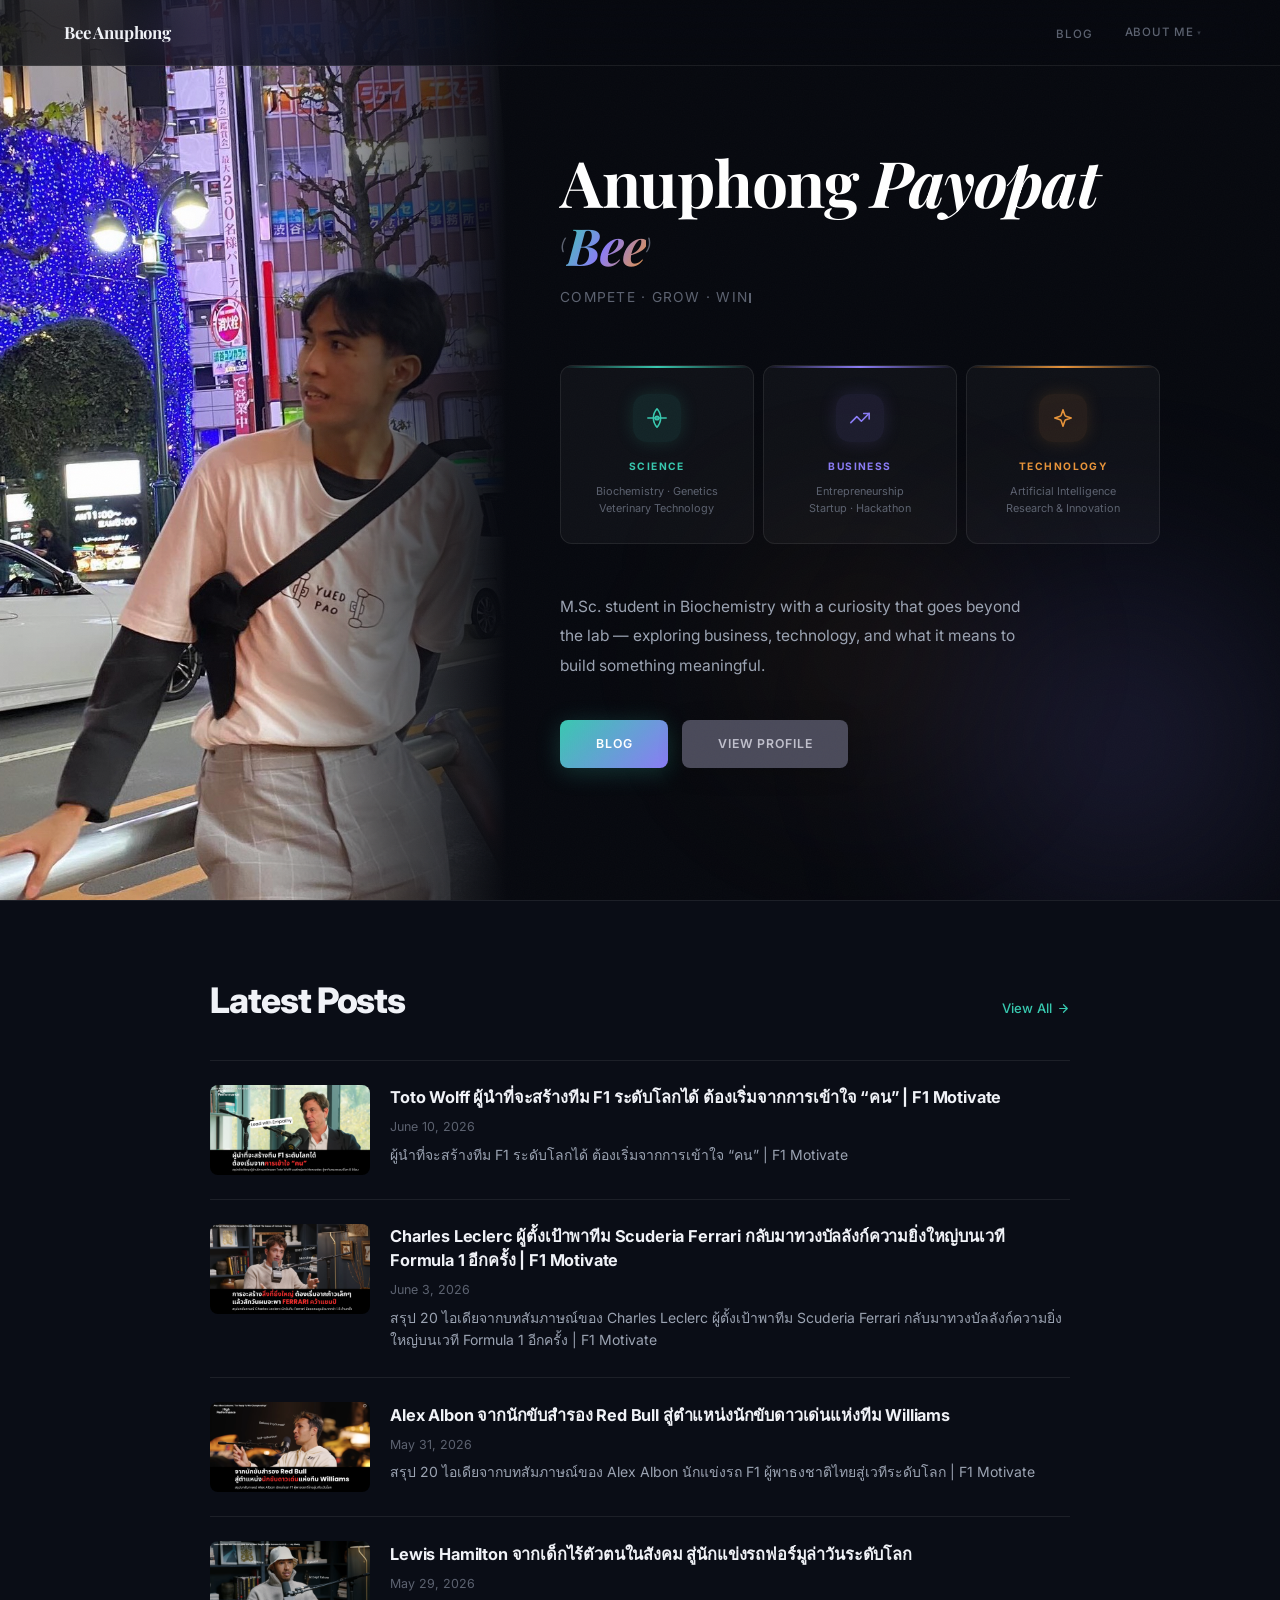
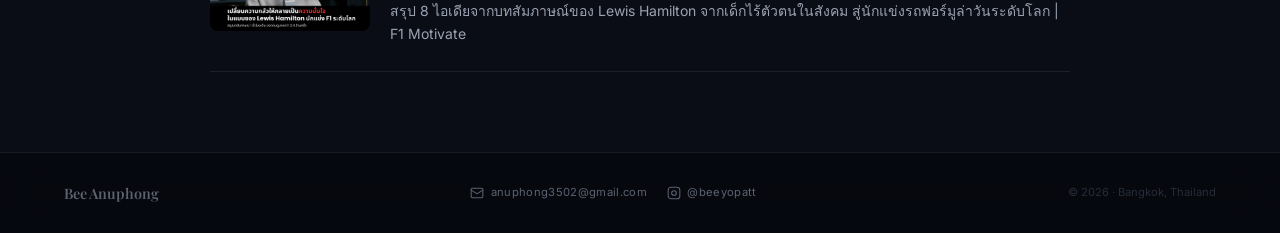
<file: index.html>
<!DOCTYPE html>
<html lang="en">
<head>
<meta charset="UTF-8">
<!-- Google Analytics -->
<script async src="https://www.googletagmanager.com/gtag/js?id=G-67B4YF0RKX"></script>
<script>
  window.dataLayer = window.dataLayer || [];
  function gtag(){dataLayer.push(arguments);}
  gtag('js', new Date());
  gtag('config', 'G-67B4YF0RKX');
</script>
<meta name="build" content="v3">
<meta name="viewport" content="width=device-width, initial-scale=1.0">
<title>Bee Anuphong (อนุพงศ์ พาโยพัด) — Science · Business · Technology</title>
<link rel="icon" type="image/svg+xml" href="favicon.svg">
<meta name="description" content="Bee Anuphong (อนุพงศ์ พาโยพัด) — M.Sc. Biochemistry candidate at Kasetsart University. Researcher, entrepreneur, and lifelong learner at the intersection of Science, Business, and Technology.">
<meta name="author" content="Bee Anuphong">
<meta name="keywords" content="Bee Anuphong Payopat, อนุพงศ์ พาโยพัด, Biochemistry, Kasetsart University, Veterinary Technology, มหาวิทยาลัยเกษตรศาสตร์, ชีวเคมี">

<!-- Open Graph -->
<meta property="og:type" content="profile">
<meta property="og:title" content="Bee Anuphong (อนุพงศ์ พาโยพัด) — Science · Business · Technology">
<meta property="og:description" content="Researcher and entrepreneur with a background in life sciences, strategic business, and emerging technology. International experience at The University of Tokyo.">
<meta property="og:image" content="https://beeanuphong.com/images/profile.png">
<meta property="og:url" content="https://beeanuphong.com/">
<meta property="og:locale" content="en_US">
<meta property="og:locale:alternate" content="th_TH">

<!-- Twitter Card -->
<meta name="twitter:card" content="summary_large_image">
<meta name="twitter:title" content="Bee Anuphong (อนุพงศ์ พาโยพัด) — Science · Business · Technology">
<meta name="twitter:description" content="Researcher and entrepreneur with a background in life sciences, strategic business, and emerging technology.">
<meta name="twitter:image" content="https://beeanuphong.com/images/profile.png">

<link rel="canonical" href="https://beeanuphong.com/">
<link rel="alternate" hreflang="en" href="https://beeanuphong.com/">
<link rel="alternate" hreflang="x-default" href="https://beeanuphong.com/">
<link rel="preload" as="image" href="images/profile.jpg" fetchpriority="high">

<!-- Structured Data -->
<script type="application/ld+json">
[
  {
    "@context": "https://schema.org",
    "@type": "Person",
    "name": "Bee Anuphong Payopat",
    "alternateName": ["อนุพงศ์ พาโยพัด", "Anuphong Payopat", "Bee Anuphong"],
    "url": "https://beeanuphong.com/",
    "image": "https://beeanuphong.com/images/profile.png",
    "jobTitle": "M.Sc. Biochemistry Candidate & Researcher",
    "description": "M.Sc. Biochemistry candidate at Kasetsart University. Researcher, entrepreneur, and lifelong learner at the intersection of Science, Business, and Technology.",
    "affiliation": {
      "@type": "CollegeOrUniversity",
      "name": "Kasetsart University",
      "alternateName": "มหาวิทยาลัยเกษตรศาสตร์"
    },
    "alumniOf": [
      {
        "@type": "CollegeOrUniversity",
        "name": "Kasetsart University",
        "alternateName": "มหาวิทยาลัยเกษตรศาสตร์"
      },
      {
        "@type": "CollegeOrUniversity",
        "name": "The University of Tokyo"
      }
    ],
    "knowsAbout": ["Biochemistry", "Veterinary Technology", "Entrepreneurship", "Life Sciences", "Business Strategy", "Technology"],
    "sameAs": [
      "https://www.linkedin.com/in/anuphong-payopat",
      "https://www.instagram.com/beeyopatt"
    ]
  },
  {
    "@context": "https://schema.org",
    "@type": "WebSite",
    "name": "Bee Anuphong",
    "url": "https://beeanuphong.com/",
    "description": "Portfolio and blog by Bee Anuphong — Science, Business, and Technology.",
    "author": {
      "@type": "Person",
      "name": "Bee Anuphong Payopat"
    },
    "inLanguage": ["en", "th"]
  }
]
</script>

<link rel="preconnect" href="https://fonts.googleapis.com">
<link rel="preconnect" href="https://fonts.gstatic.com" crossorigin>
<link href="https://fonts.googleapis.com/css2?family=Playfair+Display:ital,wght@0,600;0,700;1,600&family=Inter:wght@300;400;500;600;700&display=swap" rel="stylesheet">
<link rel="stylesheet" href="style.css">
<style>
/* ── Latest Posts section ── */
#latest-posts {
  padding: 5rem 2rem 5rem;
  background: var(--bg2);
  border-top: 1px solid var(--gb);
}
.lp-wrap {
  max-width: 860px;
  margin: 0 auto;
}
.lp-header {
  display: flex;
  align-items: baseline;
  justify-content: space-between;
  margin-bottom: 2.5rem;
  gap: 1rem;
}
.lp-title {
  font-family: var(--sans);
  font-size: clamp(1.6rem, 4vw, 2.2rem);
  font-weight: 800;
  color: var(--text);
  letter-spacing: -0.03em;
  line-height: 1.1;
}
.lp-view-all {
  font-family: var(--sans);
  font-size: 0.82rem;
  font-weight: 500;
  color: var(--teal);
  text-decoration: none;
  white-space: nowrap;
  display: flex;
  align-items: center;
  gap: 0.3rem;
  transition: opacity 0.2s;
}
.lp-view-all:hover { opacity: 0.75; }
.lp-list {
  display: flex;
  flex-direction: column;
  gap: 0;
}
.lp-item {
  display: flex;
  gap: 1.25rem;
  padding: 1.5rem 0;
  border-bottom: 1px solid var(--gb);
  text-decoration: none;
  color: inherit;
  transition: opacity 0.2s;
}
.lp-item:first-child { border-top: 1px solid var(--gb); }
.lp-item:hover { opacity: 0.8; }
.lp-thumb {
  flex-shrink: 0;
  width: 160px;
  height: 90px;
  border-radius: var(--rs);
  overflow: hidden;
  background: var(--glass2);
}
.lp-thumb img {
  width: 100%;
  height: 100%;
  object-fit: cover;
  object-position: center;
  display: block;
  transition: transform 0.35s ease;
}
.lp-item:hover .lp-thumb img { transform: scale(1.05); }
.lp-thumb-empty {
  width: 100%;
  height: 100%;
  display: flex;
  align-items: center;
  justify-content: center;
  color: var(--muted);
}
.lp-content {
  flex: 1;
  min-width: 0;
  display: flex;
  flex-direction: column;
  gap: 0.4rem;
  padding: 0.1rem 0;
}
.lp-item-title {
  font-family: var(--sans);
  font-size: 1.02rem;
  font-weight: 700;
  color: var(--text);
  line-height: 1.45;
  letter-spacing: -0.01em;
  transition: color 0.2s;
}
.lp-item:hover .lp-item-title { color: var(--teal); }
.lp-item-date {
  font-size: 0.78rem;
  color: var(--muted);
}
.lp-item-excerpt {
  font-size: 0.875rem;
  color: var(--sub);
  line-height: 1.6;
  display: -webkit-box;
  -webkit-line-clamp: 2;
  -webkit-box-orient: vertical;
  overflow: hidden;
}
@media (max-width: 600px) {
  .lp-thumb { width: 100px; height: 75px; }
  .lp-item { gap: 1rem; padding: 1.25rem 0; }
  .lp-item-excerpt { display: none; }
}
</style>

</head>
<body>

<!-- BACK TO TOP -->
<button id="back-to-top" onclick="window.scrollTo({top:0,behavior:'smooth'})" aria-label="Back to top">↑</button>

<!-- SCROLL PROGRESS -->
<div id="scroll-progress"></div>

<!-- NAV -->
<nav>
  <a href="index.html" class="nav-brand">Bee Anuphong</a>
  <ul class="nav-menu">
    <li><a href="blog.html">Blog</a></li>
    <li class="nav-has-dropdown">
      <a href="about.html">About Me</a>
      <ul class="nav-dropdown">
        <li><a href="about.html#profile">Profile</a></li>
        <li><a href="about.html#experience">Experience</a></li>
        <li><a href="about.html#volunteering">Activities</a></li>
        <li><a href="about.html#education">Education</a></li>
        <li><a href="about.html#certifications">Certifications</a></li>
        <li><a href="about.html#contact">Contact</a></li>
      </ul>
    </li>
  </ul>
  <button class="nav-hamburger" id="hamburger" aria-label="Toggle menu">
    <span></span><span></span><span></span>
  </button>
</nav>

<!-- MOBILE DRAWER -->
<nav class="nav-drawer" id="drawer">
  <a href="blog.html">Blog</a>
  <div class="drawer-divider"><span>About Me</span></div>
  <a href="about.html#profile" class="drawer-sub">Profile</a>
  <a href="about.html#experience" class="drawer-sub">Experience</a>
  <a href="about.html#volunteering" class="drawer-sub">Activities</a>
  <a href="about.html#education" class="drawer-sub">Education</a>
  <a href="about.html#certifications" class="drawer-sub">Certifications</a>
  <a href="about.html#contact" class="drawer-sub">Contact</a>
</nav>

<!-- HERO -->
<section class="hero" id="home">
  <div class="orb orb-1"></div>
  <div class="orb orb-2"></div>
  <div class="orb orb-3"></div>
  <!-- Photo fills left side -->
  <div class="hero-photo-col">
    <img src="images/profile.jpg" alt="Anuphong Payopat" fetchpriority="high" loading="eager">
  </div>

  <div class="hero-layout">
    <div class="hero-text-col">
<h1 class="hero-name">Anuphong <em>Payopat</em></h1>
      <p class="hero-nickname">(<span>Bee</span>)</p>
      <p class="hero-tagline" id="hero-tagline">Compete · Grow · Win</p>
      <div class="pillars">
        <div class="pillar p-sci">
          <div class="pillar-icon-wrap">
            <svg viewBox="0 0 24 24" fill="none" stroke="currentColor" stroke-width="1.7" stroke-linecap="round" stroke-linejoin="round">
              <circle cx="12" cy="12" r="2"/>
              <path d="M12 2a15.3 15.3 0 0 1 4 10 15.3 15.3 0 0 1-4 10 15.3 15.3 0 0 1-4-10 15.3 15.3 0 0 1 4-10z"/>
              <path d="M2 12h20"/>
            </svg>
          </div>
          <div class="pillar-name">Science</div>
          <div class="pillar-desc">Biochemistry · Genetics<br>Veterinary Technology</div>
        </div>
        <div class="pillar p-biz">
          <div class="pillar-icon-wrap">
            <svg viewBox="0 0 24 24" fill="none" stroke="currentColor" stroke-width="1.7" stroke-linecap="round" stroke-linejoin="round">
              <polyline points="22 7 13.5 15.5 8.5 10.5 2 17"/>
              <polyline points="16 7 22 7 22 13"/>
            </svg>
          </div>
          <div class="pillar-name">Business</div>
          <div class="pillar-desc">Entrepreneurship<br>Startup · Hackathon</div>
        </div>
        <div class="pillar p-tech">
          <div class="pillar-icon-wrap">
            <svg viewBox="0 0 24 24" fill="none" stroke="currentColor" stroke-width="1.7" stroke-linecap="round" stroke-linejoin="round">
              <path d="m12 3-1.912 5.813a2 2 0 0 1-1.275 1.275L3 12l5.813 1.912a2 2 0 0 1 1.275 1.275L12 21l1.912-5.813a2 2 0 0 1 1.275-1.275L21 12l-5.813-1.912a2 2 0 0 1-1.275-1.275L12 3Z"/>
            </svg>
          </div>
          <div class="pillar-name">Technology</div>
          <div class="pillar-desc">Artificial Intelligence<br>Research &amp; Innovation</div>
        </div>
      </div>
      <p class="hero-bio">M.Sc. student in Biochemistry with a curiosity that goes beyond the lab — exploring business, technology, and what it means to build something meaningful.</p>
      <div class="hero-actions">
        <a href="blog.html" class="btn btn-solid">Blog</a>
        <a href="about.html" class="btn btn-muted">View Profile</a>
      </div>
    </div>
  </div>
</section>

<!-- LATEST POSTS -->
<section id="latest-posts">
  <div class="lp-wrap">
    <div class="lp-header">
      <h2 class="lp-title">Latest Posts</h2>
      <a href="blog.html" class="lp-view-all">
        View All
        <svg width="13" height="13" viewBox="0 0 24 24" fill="none" stroke="currentColor" stroke-width="2.2" stroke-linecap="round" stroke-linejoin="round"><path d="M5 12h14M12 5l7 7-7 7"/></svg>
      </a>
    </div>
    <div class="lp-list" id="lp-list">
      <div style="color:var(--muted);font-size:0.85rem;padding:2rem 0;display:flex;align-items:center;gap:0.5rem">
        <div style="width:14px;height:14px;border:2px solid var(--dim);border-top-color:var(--sub);border-radius:50%;animation:spin 0.7s linear infinite"></div>
        Loading…
      </div>
    </div>
  </div>
</section>

<footer>
  <div class="f-brand">Bee Anuphong</div>
  <div class="f-social">
    <a href="mailto:anuphong3502@gmail.com">
      <svg width="14" height="14" viewBox="0 0 24 24" fill="none" stroke="currentColor" stroke-width="1.8" stroke-linecap="round" stroke-linejoin="round"><rect x="2" y="4" width="20" height="16" rx="2"/><path d="m22 7-8.97 5.7a1.94 1.94 0 0 1-2.06 0L2 7"/></svg>
      anuphong3502@gmail.com
    </a>
    <a href="https://www.instagram.com/beeyopatt" target="_blank" rel="noopener">
      <svg width="14" height="14" viewBox="0 0 24 24" fill="none" stroke="currentColor" stroke-width="1.8" stroke-linecap="round" stroke-linejoin="round"><rect x="2" y="2" width="20" height="20" rx="5"/><circle cx="12" cy="12" r="4"/><circle cx="17.5" cy="6.5" r="0.5" fill="currentColor" stroke="none"/></svg>
      @beeyopatt
    </a>
  </div>
  <span class="f-copy">© 2026 · Bangkok, Thailand</span>
</footer>

<script src="script.js"></script>
<script>
// Latest Posts
(function () {
  var listEl = document.getElementById('lp-list');

  function escHtml(s) {
    return String(s || '').replace(/&/g,'&amp;').replace(/</g,'&lt;').replace(/>/g,'&gt;');
  }
  function formatDate(iso) {
    if (!iso) return '';
    return new Date(iso).toLocaleDateString('en-US', {year:'numeric',month:'long',day:'numeric'});
  }

  fetch('posts/index.json?v=' + Date.now())
    .then(function(r){ return r.ok ? r.json() : Promise.reject(); })
    .then(function(posts) {
      if (!posts || posts.length === 0) { listEl.innerHTML = ''; return; }
      var items = posts.slice(0, 4);
      listEl.innerHTML = '';
      items.forEach(function(post) {
        var thumbHtml = post.cover
          ? '<div class="lp-thumb"><img src="' + escHtml(post.cover) + '" alt="" loading="lazy"></div>'
          : '<div class="lp-thumb"><div class="lp-thumb-empty"><svg width="28" height="28" viewBox="0 0 24 24" fill="none" stroke="currentColor" stroke-width="1.2"><rect x="3" y="3" width="18" height="18" rx="2"/><circle cx="8.5" cy="8.5" r="1.5"/><path d="m21 15-5-5L5 21"/></svg></div></div>';
        var excerptHtml = post.excerpt
          ? '<p class="lp-item-excerpt">' + escHtml(post.excerpt) + '</p>'
          : '';
        var a = document.createElement('a');
        a.className = 'lp-item';
        a.href = post.slug ? 'blog/' + post.slug + '/' : 'posts/' + post.id + '.html';
        a.innerHTML =
          thumbHtml +
          '<div class="lp-content">' +
            '<div class="lp-item-title">' + escHtml(post.title || 'Untitled') + '</div>' +
            '<time class="lp-item-date">' + formatDate(post.created_at) + '</time>' +
            excerptHtml +
          '</div>';
        listEl.appendChild(a);
      });
    })
    .catch(function(){ listEl.innerHTML = ''; });
})();
</script>
<script>

  // Typewriter animation for hero tagline
  const tgEl = document.getElementById('hero-tagline');
  if (tgEl) {
    const text = tgEl.textContent.trim();
    tgEl.textContent = '';
    const cur = document.createElement('span');
    cur.className = 'hero-cursor';
    tgEl.appendChild(cur);
    let i = 0;
    setTimeout(() => {
      const iv = setInterval(() => {
        if (i < text.length) {
          tgEl.insertBefore(document.createTextNode(text[i++]), cur);
        } else {
          clearInterval(iv);
          setTimeout(() => {
            cur.style.transition = 'opacity 0.5s';
            cur.style.opacity = '0';
            setTimeout(() => cur.remove(), 500);
          }, 2000);
        }
      }, 42);
    }, 500);
  }
</script>
</body>
</html>
</file>
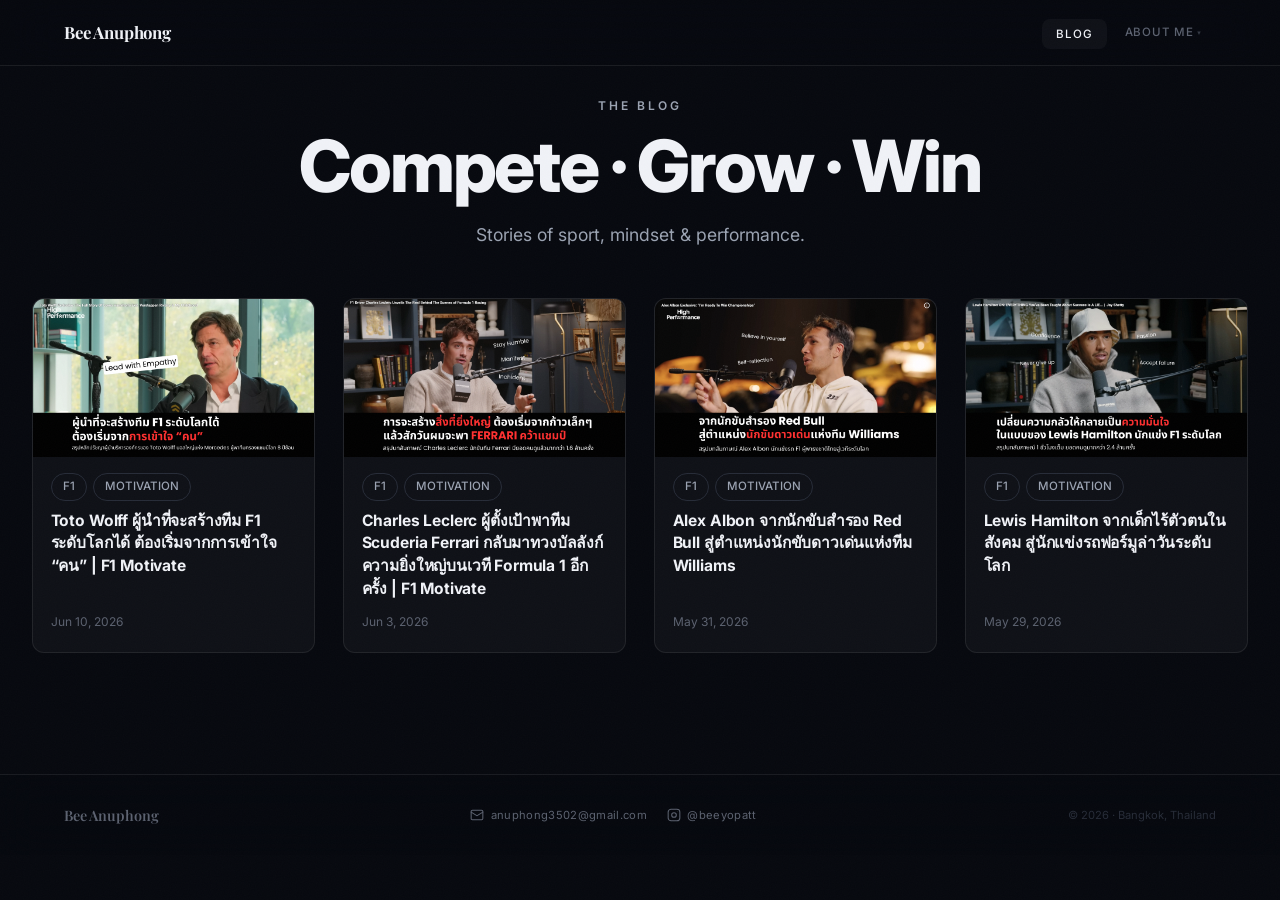
<file: blog.html>
<!DOCTYPE html>
<html lang="en">
<head>
<meta charset="UTF-8">
<!-- Google Analytics -->
<script async src="https://www.googletagmanager.com/gtag/js?id=G-67B4YF0RKX"></script>
<script>
  window.dataLayer = window.dataLayer || [];
  function gtag(){dataLayer.push(arguments);}
  gtag('js', new Date());
  gtag('config', 'G-67B4YF0RKX');
</script>
<meta name="build" content="v4">
<meta name="viewport" content="width=device-width, initial-scale=1.0">
<title>Blog — Bee Anuphong</title>
<link rel="icon" type="image/svg+xml" href="favicon.svg">
<meta name="description" content="Blog by Bee Anuphong (อนุพงศ์ พาโยพัด) — thoughts at the intersection of Science, Business, and Technology.">
<meta name="author" content="Bee Anuphong">
<meta name="keywords" content="Bee Anuphong Payopat, อนุพงศ์ พาโยพัด, Blog, Science, Business, Technology">
<meta property="og:type" content="website">
<meta property="og:title" content="Blog — Bee Anuphong">
<meta property="og:description" content="Thoughts at the intersection of Science, Business, and Technology.">
<meta property="og:image" content="https://beeanuphong.com/images/profile.png">
<meta property="og:url" content="https://beeanuphong.com/blog.html">
<meta property="og:locale" content="en_US">
<meta name="twitter:card" content="summary_large_image">
<meta name="twitter:title" content="Blog — Bee Anuphong">
<meta name="twitter:description" content="Thoughts at the intersection of Science, Business, and Technology.">
<meta name="twitter:image" content="https://beeanuphong.com/images/profile.png">
<link rel="canonical" href="https://beeanuphong.com/blog.html">
<link rel="alternate" hreflang="en" href="https://beeanuphong.com/blog.html">

<!-- Structured Data -->
<script type="application/ld+json">
[
  {
    "@context": "https://schema.org",
    "@type": "Blog",
    "name": "Bee Anuphong Blog",
    "url": "https://beeanuphong.com/blog.html",
    "description": "Thoughts at the intersection of Science, Business, and Technology by Bee Anuphong.",
    "author": {
      "@type": "Person",
      "name": "Bee Anuphong Payopat",
      "url": "https://beeanuphong.com/"
    },
    "inLanguage": ["en", "th"]
  },
  {
    "@context": "https://schema.org",
    "@type": "BreadcrumbList",
    "itemListElement": [
      {
        "@type": "ListItem",
        "position": 1,
        "name": "Home",
        "item": "https://beeanuphong.com/"
      },
      {
        "@type": "ListItem",
        "position": 2,
        "name": "Blog",
        "item": "https://beeanuphong.com/blog.html"
      }
    ]
  }
]
</script>
<link rel="preconnect" href="https://fonts.googleapis.com">
<link rel="preconnect" href="https://fonts.gstatic.com" crossorigin>
<link href="https://fonts.googleapis.com/css2?family=Playfair+Display:ital,wght@0,600;0,700;1,600&family=Inter:wght@300;400;500;600;700&display=swap" rel="stylesheet">
<link rel="stylesheet" href="style.css">
<style>
#blog {
  min-height: calc(100vh - 66px - 60px);
  padding: 6rem 2rem 4rem;
}
.blog-wrap { max-width: 1240px; margin: 0 auto; }
.blog-hero-row {
  display: flex; align-items: center;
  justify-content: center; gap: 1rem;
  margin-bottom: 3rem; position: relative;
}
.blog-hero-block {
  text-align: center;
}
.blog-eyebrow {
  font-family: var(--sans); font-size: 0.75rem; font-weight: 600;
  letter-spacing: 0.25em; text-transform: uppercase;
  color: var(--sub); margin-bottom: 0.75rem;
}
.blog-page-title {
  font-family: var(--sans); font-size: clamp(2.5rem,7vw,4.5rem);
  font-weight: 800; color: var(--text); letter-spacing: -0.03em; line-height: 1.05;
  text-align: center; margin-bottom: 1rem;
}
.blog-subtitle {
  font-family: var(--sans); font-size: clamp(0.95rem,2vw,1.1rem);
  color: var(--sub); font-weight: 400; text-align: center;
  max-width: 520px; margin: 0 auto; white-space: nowrap;
}
.blog-category-heading {
  font-family: var(--sans); font-size: clamp(1.5rem,4vw,2.5rem);
  font-weight: 800; color: var(--text); letter-spacing: -0.02em;
  text-align: center; margin-bottom: 0.5rem;
}
.blog-category-back {
  display: inline-flex; align-items: center; gap: 0.35rem;
  font-size: 0.82rem; color: var(--sub); text-decoration: none;
  transition: color 0.2s; margin-top: 0.75rem;
}
.blog-category-back:hover { color: var(--text); }
.btn-new-post {
  display: inline-flex; align-items: center; gap: 0.4rem;
  padding: 0.55rem 1.1rem; border-radius: var(--rs);
  background: var(--glass2); border: 1px solid var(--gb);
  color: var(--sub); font-family: var(--sans); font-size: 0.8rem;
  font-weight: 500; text-decoration: none; white-space: nowrap;
  position: absolute; right: 0; top: 50%; transform: translateY(-50%);
  transition: background 0.2s, color 0.2s, border-color 0.2s;
}
.btn-new-post:hover { background: var(--gbhi); color: var(--text); border-color: rgba(255,255,255,0.15); }

/* ── Grid layout ── */
.post-grid {
  display: grid;
  grid-template-columns: repeat(4, 1fr);
  gap: 1.75rem;
}
.post-card {
  display: flex; flex-direction: column;
  text-decoration: none; color: inherit;
  background: var(--glass); border: 1px solid var(--gb);
  border-radius: var(--r); overflow: hidden;
  transition: transform 0.25s, box-shadow 0.25s, border-color 0.25s;
}
.post-card:hover {
  transform: translateY(-4px);
  box-shadow: 0 16px 48px rgba(0,0,0,0.35);
  border-color: var(--gbhi);
}

/* Thumbnail */
.post-card-thumb {
  width: 100%; height: 0; padding-bottom: 56.25%;
  background: var(--glass2); overflow: hidden; flex-shrink: 0;
  position: relative;
}
.post-card-thumb img {
  position: absolute; top: 0; left: 0;
  width: 100%; height: 100%;
  object-fit: cover; object-position: center;
  display: block;
  transition: transform 0.35s ease;
}
.post-card:hover .post-card-thumb img { transform: scale(1.04); }
.post-card-thumb--empty {
  background: linear-gradient(135deg, var(--glass2) 0%, var(--gb) 100%);
  display: flex; align-items: center; justify-content: center;
}
.post-card-thumb--empty svg { opacity: 0.18; position: absolute; top: 50%; left: 50%; transform: translate(-50%,-50%); }

/* Card body */
.post-card-body {
  flex: 1; padding: 1rem 1.1rem 1.2rem;
  display: flex; flex-direction: column; gap: 0.55rem;
}
.post-card-meta { display: flex; flex-wrap: wrap; gap: 0.35rem; }
.post-tag {
  display: inline-block; font-size: 0.72rem; font-weight: 500;
  padding: 0.2rem 0.7rem; border-radius: 100px;
  background: transparent; border: 1px solid var(--dim); color: var(--sub);
  text-decoration: none;
}
.post-card-title {
  font-family: var(--sans); font-size: 0.975rem; font-weight: 700;
  color: var(--text); line-height: 1.45; letter-spacing: -0.01em;
  transition: color 0.2s;
}
.post-card:hover .post-card-title { color: var(--teal); }
.post-card-date {
  font-size: 0.75rem; color: var(--muted);
  margin-top: auto; padding-top: 0.2rem;
}

/* Empty state */
.blog-empty {
  display: flex; flex-direction: column; align-items: center;
  justify-content: center; gap: 1.25rem; padding: 5rem 2rem;
  text-align: center;
}
.blog-empty-icon { color: var(--muted); opacity: 0.4; }
.blog-empty-text { font-family: var(--serif); font-size: 1.4rem; font-style: italic; color: var(--sub); }

.blog-loading { display: flex; align-items: center; gap: 0.5rem; color: var(--muted); font-size: 0.85rem; padding: 2rem 0; }
.spinner {
  width: 14px; height: 14px; border: 2px solid var(--dim);
  border-top-color: var(--sub); border-radius: 50%; animation: spin 0.7s linear infinite;
}
@keyframes spin { to { transform: rotate(360deg); } }


@media (max-width: 1100px) {
  .post-grid { grid-template-columns: repeat(3, 1fr); }
}
@media (max-width: 760px) {
  .post-grid { grid-template-columns: repeat(2, 1fr); gap: 1.25rem; }
  .btn-new-post { position: static; transform: none; }
  .blog-hero-row { flex-wrap: wrap; justify-content: center; }
}
@media (max-width: 480px) {
  #blog { padding: 5rem 1.25rem 3rem; }
  .post-grid { grid-template-columns: 1fr; }
}
</style>
</head>
<body>

<button id="back-to-top" onclick="window.scrollTo({top:0,behavior:'smooth'})" aria-label="Back to top">↑</button>
<div id="scroll-progress"></div>

<nav>
  <a href="index.html" class="nav-brand">Bee Anuphong</a>
  <ul class="nav-menu">
    <li><a href="blog.html" class="active">Blog</a></li>
    <li class="nav-has-dropdown">
      <a href="about.html">About Me</a>
      <ul class="nav-dropdown">
        <li><a href="about.html#profile">Profile</a></li>
        <li><a href="about.html#experience">Experience</a></li>
        <li><a href="about.html#volunteering">Activities</a></li>
        <li><a href="about.html#education">Education</a></li>
        <li><a href="about.html#certifications">Certifications</a></li>
        <li><a href="about.html#contact">Contact</a></li>
      </ul>
    </li>
  </ul>
  <button class="nav-hamburger" id="hamburger" aria-label="Toggle menu">
    <span></span><span></span><span></span>
  </button>
</nav>

<nav class="nav-drawer" id="drawer">
  <a href="blog.html" class="active">Blog</a>
  <div class="drawer-divider"><span>About Me</span></div>
  <a href="about.html#profile" class="drawer-sub">Profile</a>
  <a href="about.html#experience" class="drawer-sub">Experience</a>
  <a href="about.html#volunteering" class="drawer-sub">Activities</a>
  <a href="about.html#education" class="drawer-sub">Education</a>
  <a href="about.html#certifications" class="drawer-sub">Certifications</a>
  <a href="about.html#contact" class="drawer-sub">Contact</a>
</nav>

<section id="blog">
  <div class="blog-wrap">
    <div class="blog-hero-row">
      <div class="blog-hero-block">
        <p class="blog-eyebrow">The Blog</p>
        <h1 class="blog-page-title">Compete · Grow · Win</h1>
        <p class="blog-subtitle">Stories of sport, mindset & performance.</p>
      </div>
      <a href="editor.html" class="btn-new-post" id="btn-new-post" style="display:none">
        <svg width="13" height="13" viewBox="0 0 24 24" fill="none" stroke="currentColor" stroke-width="2.5"><path d="M12 5v14M5 12h14"/></svg>
        New Post
      </a>
    </div>

    <div id="post-list">
      <div class="blog-loading">
        <div class="spinner"></div>
        Loading posts…
      </div>
    </div>
  </div>
</section>

<footer>
  <div class="f-brand">Bee Anuphong</div>
  <div class="f-social">
    <a href="mailto:anuphong3502@gmail.com">
      <svg width="14" height="14" viewBox="0 0 24 24" fill="none" stroke="currentColor" stroke-width="1.8" stroke-linecap="round" stroke-linejoin="round"><rect x="2" y="4" width="20" height="16" rx="2"/><path d="m22 7-8.97 5.7a1.94 1.94 0 0 1-2.06 0L2 7"/></svg>
      anuphong3502@gmail.com
    </a>
    <a href="https://www.instagram.com/beeyopatt" target="_blank" rel="noopener">
      <svg width="14" height="14" viewBox="0 0 24 24" fill="none" stroke="currentColor" stroke-width="1.8" stroke-linecap="round" stroke-linejoin="round"><rect x="2" y="2" width="20" height="20" rx="5"/><circle cx="12" cy="12" r="4"/><circle cx="17.5" cy="6.5" r="0.5" fill="currentColor" stroke="none"/></svg>
      @beeyopatt
    </a>
  </div>
  <span class="f-copy">© 2026 · Bangkok, Thailand</span>
</footer>

<script src="script.js"></script>
<script>
(function () {
  var btnNewPost = document.getElementById('btn-new-post');
  document.addEventListener('keydown', function(e) {
    if (e.shiftKey && e.code === 'KeyG' && !e.ctrlKey && !e.metaKey && !e.altKey) {
      var tag = document.activeElement && document.activeElement.tagName.toLowerCase();
      var isEditable = document.activeElement && (document.activeElement.isContentEditable || tag === 'input' || tag === 'textarea');
      if (!isEditable) { e.preventDefault(); btnNewPost.style.display = btnNewPost.style.display === 'none' ? '' : 'none'; }
    }
  });

  var listEl = document.getElementById('post-list');

  function escHtml(s) {
    return String(s || '').replace(/&/g,'&amp;').replace(/</g,'&lt;').replace(/>/g,'&gt;');
  }
  function formatDate(iso) {
    if (!iso) return '';
    return new Date(iso).toLocaleDateString('en-US', {year:'numeric',month:'short',day:'numeric'});
  }

  function renderPosts(posts) {
    if (!posts || posts.length === 0) {
      listEl.innerHTML =
        '<div class="blog-empty">' +
          '<svg class="blog-empty-icon" width="40" height="40" viewBox="0 0 24 24" fill="none" stroke="currentColor" stroke-width="1.2"><path d="M14 2H6a2 2 0 0 0-2 2v16a2 2 0 0 0 2 2h12a2 2 0 0 0 2-2V8z"/><path d="M14 2v6h6M16 13H8M16 17H8M10 9H8"/></svg>' +
          '<p class="blog-empty-text">Coming Soon</p>' +
        '</div>';
      return;
    }

    var grid = document.createElement('div');
    grid.className = 'post-grid';
    posts.forEach(function(post) {
      var tags = (post.tags || []).map(function(t){
        return '<a class="post-tag" href="blog.html?tag='+encodeURIComponent(t)+'" onclick="event.stopPropagation()">'+escHtml(t)+'</a>';
      }).join('');
      var thumbHtml = post.cover
        ? '<div class="post-card-thumb"><img src="'+escHtml(post.cover)+'" alt="" loading="lazy"></div>'
        : '<div class="post-card-thumb post-card-thumb--empty">' +
            '<svg width="32" height="32" viewBox="0 0 24 24" fill="none" stroke="currentColor" stroke-width="1.2"><rect x="3" y="3" width="18" height="18" rx="2"/><circle cx="8.5" cy="8.5" r="1.5"/><path d="m21 15-5-5L5 21"/></svg>' +
          '</div>';
      var a = document.createElement('a');
      a.className = 'post-card';
      a.href = post.slug ? 'blog/' + post.slug + '/' : 'posts/' + post.id + '.html';
      a.innerHTML =
        thumbHtml +
        '<div class="post-card-body">' +
          (tags ? '<div class="post-card-meta">' + tags + '</div>' : '') +
          '<div class="post-card-title">' + escHtml(post.title || 'Untitled') + '</div>' +
          '<time class="post-card-date">' + formatDate(post.created_at) + '</time>' +
        '</div>';
      grid.appendChild(a);
    });

    listEl.innerHTML = '';
    listEl.appendChild(grid);
  }

  var heroBlock = document.querySelector('.blog-hero-block');

  function applyTagFilter(allPosts) {
    var params = new URLSearchParams(window.location.search);
    var tag = params.get('tag');
    if (!tag) {
      renderPosts(allPosts);
      return;
    }
    var tagLower = tag.toLowerCase();
    var filtered = allPosts.filter(function(p) {
      return (p.tags || []).some(function(t){ return t.toLowerCase() === tagLower; });
    });
    if (heroBlock) {
      heroBlock.innerHTML =
        '<h1 class="blog-category-heading">Category: ' + escHtml(tag) + '</h1>' +
        '<a href="blog.html" class="blog-category-back">' +
          '<svg width="13" height="13" viewBox="0 0 24 24" fill="none" stroke="currentColor" stroke-width="2"><path d="M19 12H5M12 5l-7 7 7 7"/></svg>' +
          'All posts' +
        '</a>';
    }
    renderPosts(filtered);
  }

  /* fetch published posts from static file */
  fetch('posts/index.json?v=' + Date.now())
    .then(function(r){ return r.ok ? r.json() : Promise.reject(r.status); })
    .then(function(data){ applyTagFilter(data); })
    .catch(function(){ renderPosts([]); });
})();
</script>
</body>
</html>
</file>
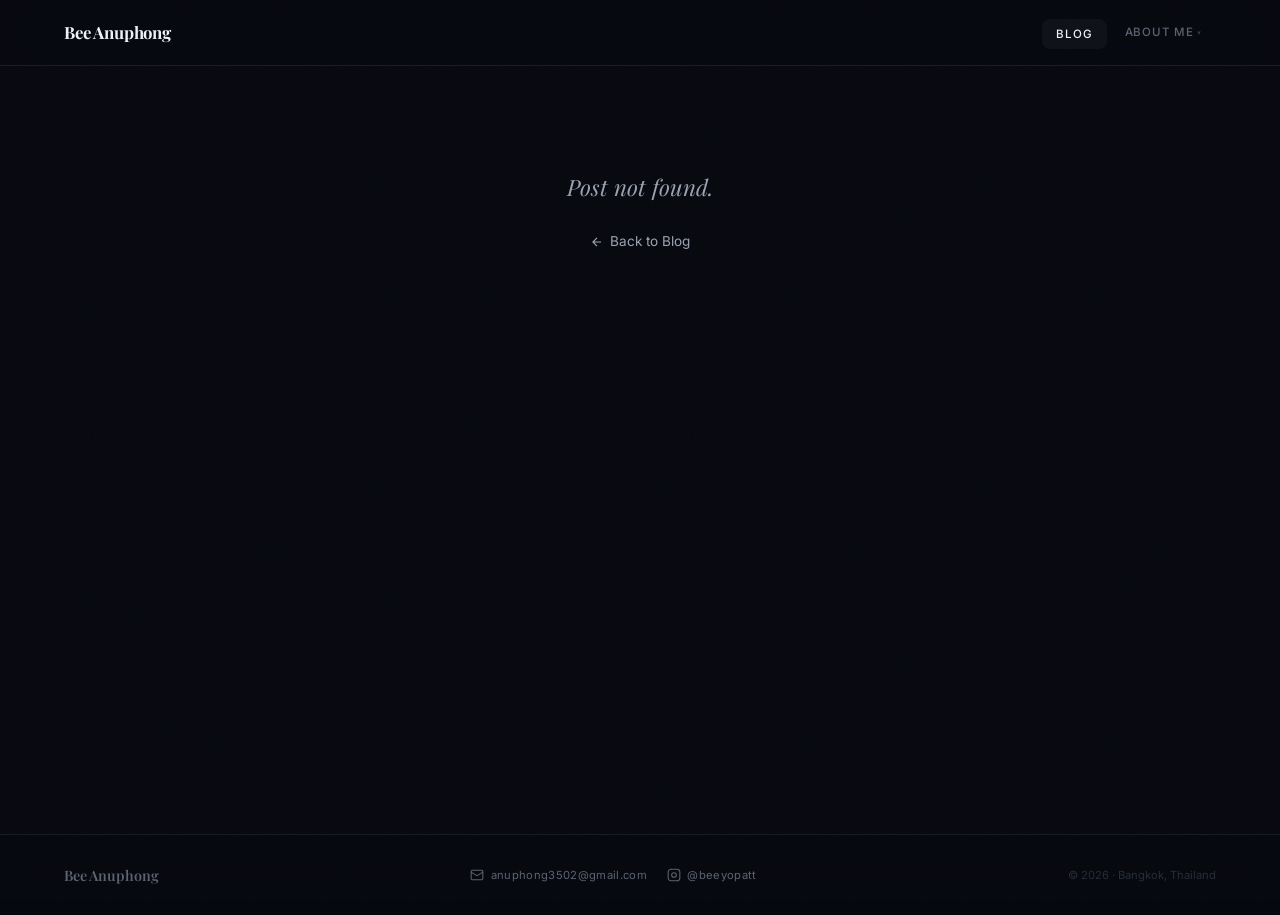
<file: post.html>
<!DOCTYPE html>
<html lang="en">
<head>
<meta charset="UTF-8">
<!-- Google Analytics -->
<script async src="https://www.googletagmanager.com/gtag/js?id=G-67B4YF0RKX"></script>
<script>
  window.dataLayer = window.dataLayer || [];
  function gtag(){dataLayer.push(arguments);}
  gtag('js', new Date());
  gtag('config', 'G-67B4YF0RKX');
</script>
<meta name="viewport" content="width=device-width, initial-scale=1.0">
<title>Post — Bee Anuphong</title>
<meta name="description" content="">
<meta property="og:type" content="article">
<meta property="og:site_name" content="Bee Anuphong">
<meta property="og:title" content="">
<meta property="og:description" content="">
<meta property="og:image" content="">
<meta property="og:url" content="">
<meta name="twitter:card" content="summary_large_image">
<meta name="twitter:title" content="">
<meta name="twitter:description" content="">
<meta name="twitter:image" content="">
<link rel="canonical" href="">
<link rel="icon" type="image/svg+xml" href="favicon.svg">
<link rel="preconnect" href="https://fonts.googleapis.com">
<link rel="preconnect" href="https://fonts.gstatic.com" crossorigin>
<link href="https://fonts.googleapis.com/css2?family=Playfair+Display:ital,wght@0,600;0,700;1,600&family=Inter:wght@300;400;500;600;700&display=swap" rel="stylesheet">
<link rel="stylesheet" href="style.css">
<style>
#post-page { min-height: calc(100vh - 66px); padding: 5.5rem 2rem 5rem; }
.post-wrap { max-width: 720px; margin: 0 auto; }

.post-breadcrumb {
  display: flex; align-items: center; gap: 0.5rem;
  margin-bottom: 2.5rem; font-size: 0.8rem; color: var(--muted);
  min-width: 0;
}
.post-breadcrumb a { color: var(--sub); text-decoration: none; transition: color 0.2s; white-space: nowrap; }
.post-breadcrumb a:hover { color: var(--text); }
.post-breadcrumb-sep { opacity: 0.4; flex-shrink: 0; }
.post-breadcrumb > span:not(.post-breadcrumb-sep) {
  overflow: hidden; text-overflow: ellipsis; white-space: nowrap; min-width: 0;
}

.btn-edit-post {
  display: none; align-items: center; gap: 0.35rem;
  padding: 0.35rem 0.75rem; border-radius: var(--rs);
  background: var(--glass2); border: 1px solid var(--gb);
  color: var(--sub); font-size: 0.75rem; font-weight: 500;
  text-decoration: none; transition: background 0.2s, color 0.2s;
  margin-left: auto; flex-shrink: 0;
}
.btn-edit-post.visible { display: inline-flex; }
.btn-edit-post:hover { background: var(--gbhi); color: var(--text); }

.post-header { margin-bottom: 2.5rem; }
.post-meta-row { display: flex; align-items: center; flex-wrap: wrap; gap: 0.5rem; margin-bottom: 1rem; }
.post-date { font-size: 0.78rem; color: var(--muted); font-variant-numeric: tabular-nums; }
.post-tag {
  display: inline-block; font-size: 0.7rem; font-weight: 500;
  padding: 0.15rem 0.55rem; border-radius: 100px;
  background: var(--glass); border: 1px solid var(--dim); color: var(--sub);
  letter-spacing: 0.04em; text-transform: uppercase; text-decoration: none;
}
.post-title {
  font-family: var(--serif); font-size: clamp(1.8rem,5vw,2.8rem); font-weight: 700;
  color: var(--text); letter-spacing: -0.02em; line-height: 1.2;
}
.post-header-divider { margin-top: 2rem; height: 1px; background: var(--dim); }
.post-cover-img { width:100%; border-radius:var(--r,8px); margin-bottom:2.5rem; display:block; aspect-ratio:16/9; object-fit:cover; }

/* Article typography */
.post-body { font-size: 1rem; line-height: 1.85; color: var(--text); }
.post-body > * + * { margin-top: 1.4em; }
.post-body h2 { font-family:var(--serif); font-size:1.6rem; font-weight:700; color:var(--text); letter-spacing:-0.02em; line-height:1.25; margin-top:2.5em; }
.post-body h3 { font-family:var(--serif); font-size:1.25rem; font-weight:600; color:var(--text); letter-spacing:-0.01em; line-height:1.3; margin-top:2em; }
.post-body h4 { font-family:var(--sans); font-size:0.8rem; font-weight:600; color:var(--sub); text-transform:uppercase; letter-spacing:0.08em; margin-top:1.8em; }
.post-body p { color:var(--text); }
.post-body a { color:var(--teal); text-decoration:underline; text-underline-offset:3px; }
.post-body a:hover { color:var(--text); }
.post-body strong,.post-body b { font-weight:600; color:var(--text); }
.post-body em,.post-body i { font-style:italic; color:var(--sub); }
.post-body code {
  font-family:'Courier New','Fira Code',monospace; font-size:0.85em;
  padding:0.15em 0.4em; border-radius:4px;
  background:rgba(255,255,255,0.07); color:var(--teal); border:1px solid var(--dim);
}
.post-body ul,.post-body ol { padding-left:1.6em; color:var(--text); }
.post-body li+li { margin-top:0.35em; }
.post-body ul li { list-style:disc; }
.post-body ol li { list-style:decimal; }
.post-body blockquote {
  border-left:3px solid var(--text); padding:0.25rem 0 0.25rem 1rem;
  margin:1em 0 1em 0; color:var(--text); font-style:normal; font-size:1.05rem;
  background:transparent;
}
.post-body blockquote p { margin:0; }
.post-body blockquote cite { display:block; margin-top:0.4rem; font-size:0.82rem; font-style:italic; color:var(--muted); }
.post-body pre {
  background:rgba(255,255,255,0.05); border:none;
  border-radius:4px; padding:14px 16px; overflow-x:auto; margin:1em 0;
}
.post-body pre code {
  background:none; border:none; padding:0;
  font-family:'SF Mono','Monaco','Menlo','Consolas','Courier New',monospace;
  font-size:0.875rem; line-height:1.55; color:#e6edf3;
}
.post-body hr.post-delimiter { border:none; text-align:center; margin:2.5em 0; color:var(--muted); }
.post-body hr.post-delimiter::before { content:'* * *'; letter-spacing:0.5em; font-size:1rem; }
.post-body h1 { font-family:var(--serif); font-size:clamp(1.9rem,5vw,2.4rem); font-weight:700; color:var(--text); letter-spacing:-0.03em; line-height:1.2; margin-top:2.5em; }
/* Pull Quote */
.post-pullquote { text-align:center; margin:2.5em 0; }
.post-pullquote p { font-family:var(--serif); font-size:clamp(1.9rem,5vw,2.4rem); font-weight:700; letter-spacing:-0.03em; line-height:1.2; color:var(--text); margin:0; }
.post-pullquote cite { display:block; margin-top:0.75rem; font-size:0.85rem; font-style:normal; color:var(--sub); letter-spacing:0.03em; }
/* Checklist */
.post-checklist { list-style:none; padding-left:0; }
.post-checklist li { display:flex; align-items:flex-start; gap:0.6rem; padding:0.2rem 0; }
.post-check-box { width:15px; height:15px; border:1.5px solid var(--dim); border-radius:3px; flex-shrink:0; margin-top:0.22em; display:inline-block; background:transparent; }
.post-check-box.checked { background:var(--teal); border-color:var(--teal); background-image:url("data:image/svg+xml,%3Csvg xmlns='http://www.w3.org/2000/svg' viewBox='0 0 16 16'%3E%3Cpath d='M3 8l4 4 6-8' stroke='%2307090F' stroke-width='2.2' fill='none' stroke-linecap='round' stroke-linejoin='round'/%3E%3C/svg%3E"); background-size:contain; }
.post-checklist li.done > span:last-child { text-decoration:line-through; color:var(--muted); }
/* Table */
.post-table-wrap { overflow-x:auto; border-radius:var(--rs); border:1px solid var(--dim); margin:1em 0; }
.post-table { border-collapse:collapse; width:100%; }
.post-table th,.post-table td { padding:0.5rem 0.85rem; border:1px solid var(--dim); color:var(--text); font-size:0.9rem; }
.post-table th { background:rgba(255,255,255,0.04); font-weight:600; color:var(--sub); text-align:left; }
/* Image */
.post-body figure { margin:1.75em 0; }
.post-image img { width:100%; border-radius:var(--rs); display:block; }
.post-image.with-border img { border:1px solid var(--dim); }
.post-image.with-bg { padding:1rem; background:rgba(255,255,255,0.03); border-radius:var(--r); }
.post-image.stretched img { width:calc(100% + 4rem); margin-left:-2rem; border-radius:0; }
.post-image figcaption,.post-embed figcaption,.post-attaches figcaption { text-align:center; font-size:0.8rem; color:var(--muted); margin-top:0.5rem; font-style:italic; }
/* Embed */
.post-embed { text-align:center; }
.post-embed iframe { max-width:100%; border-radius:var(--rs); }
/* Callout / Warning */
.post-callout { padding:0.85rem 1rem 0.85rem 1.25rem; background:rgba(232,148,58,0.06); border:1px solid rgba(232,148,58,0.2); border-radius:var(--rs); border-left:3px solid var(--amber); margin:1em 0; }
.post-callout-title { color:var(--amber); display:block; margin-bottom:0.3rem; font-size:0.9rem; font-weight:600; }
.post-callout p { margin:0; color:var(--text); }
/* Notion-style Callout */
.post-callout-notion {
  display:flex; gap:12px; align-items:flex-start;
  background:rgba(255,255,255,0.04); border-radius:4px;
  padding:14px 16px; margin:1em 0;
}
.post-callout-notion__emoji {
  font-size:1.25rem; line-height:1.6; flex-shrink:0;
  min-width:1.5em; text-align:center;
}
.post-callout-notion__text { flex:1; color:var(--text); line-height:1.6; min-width:0; word-break:break-word; }
.post-callout-notion__text p:first-child { margin-top:0; }
.post-callout-notion__text p:last-child { margin-bottom:0; }
/* Attaches / File */
.post-attaches { display:flex; align-items:center; gap:0.85rem; padding:0.75rem 1rem; background:var(--glass2); border:1px solid var(--dim); border-radius:var(--rs); text-decoration:none; transition:border-color 0.2s; }
.post-attaches:hover { border-color:var(--teal); }
.post-attaches-icon { font-size:1.4rem; flex-shrink:0; }
.post-attaches-info { flex:1; min-width:0; }
.post-attaches-name { color:var(--text); font-size:0.9rem; font-weight:500; white-space:nowrap; overflow:hidden; text-overflow:ellipsis; }
.post-attaches-size { color:var(--muted); font-size:0.75rem; }
/* Highlight / Marker */
mark { background:rgba(255,220,50,0.22); border-radius:2px; color:var(--text); padding:0.05em 0.2em; }
/* Post style options (from post.style) */
body.font-serif .post-title,
body.font-serif .post-body,
body.font-serif .post-body p,
body.font-serif .post-body li { font-family: var(--serif); }
body.font-mono .post-title,
body.font-mono .post-body,
body.font-mono .post-body p,
body.font-mono .post-body li { font-family: 'Courier New','Fira Code',monospace; letter-spacing:-0.01em; }
body.small-text .post-body { font-size: 0.9rem; line-height: 1.7; }
body.full-width .post-wrap { max-width: 1080px; }

.post-draft-banner {
  display: flex; align-items: center; gap: 0.6rem;
  padding: 0.6rem 1rem; border-radius: var(--rs);
  background: rgba(232,148,58,0.1); border: 1px solid rgba(232,148,58,0.25);
  color: var(--amber); font-size: 0.8rem; margin-bottom: 2rem;
}

.post-footer {
  margin-top:4rem; padding-top:2rem; border-top:1px solid var(--dim);
  display:flex; align-items:center; justify-content:space-between; flex-wrap:wrap; gap:1rem;
}
.post-footer-back {
  display:inline-flex; align-items:center; gap:0.4rem;
  font-size:0.85rem; color:var(--sub); text-decoration:none; transition:color 0.2s;
}
.post-footer-back:hover { color:var(--text); }

.post-loading { display:flex; align-items:center; gap:0.5rem; color:var(--muted); font-size:0.85rem; padding:2rem 0; }
.spinner { width:14px; height:14px; border:2px solid var(--dim); border-top-color:var(--sub); border-radius:50%; animation:spin 0.7s linear infinite; }
@keyframes spin { to { transform:rotate(360deg); } }

.post-not-found { text-align:center; padding:5rem 2rem; }
.post-not-found p { font-family:var(--serif); font-size:1.4rem; font-style:italic; color:var(--sub); margin-bottom:1.5rem; }

/* ── Share bar ── */
.post-share {
  margin-top: 3.5rem; padding-top: 2rem; border-top: 1px solid var(--dim);
}
.post-share-label {
  display: block; font-size: 0.8rem; color: var(--sub); margin-bottom: 0.85rem;
}
.post-share-btns { display: flex; flex-wrap: wrap; gap: 0.5rem; }
.share-btn {
  display: inline-flex; align-items: center; gap: 0.45rem;
  font-size: 0.78rem; font-weight: 600; padding: 0.45rem 1rem;
  border-radius: var(--rs); text-decoration: none; border: 1px solid transparent;
  transition: opacity 0.18s, transform 0.18s;
  cursor: pointer; font-family: var(--sans);
}
.share-btn:hover { opacity: 0.85; transform: translateY(-1px); }
.share-fb    { background: #1877F2; color: #fff; }
.share-x     { background: #000;    color: #fff; border-color: #333; }
.share-email { background: var(--glass2); color: var(--sub); border-color: var(--gb); }
.share-copy  { background: var(--glass2); color: var(--sub); border-color: var(--gb); }
.share-copy.copied { color: #4ade80; border-color: rgba(74,222,128,0.35); }

/* ── Like bar ── */
.post-like {
  margin-top: 1.25rem; padding-top: 1.25rem; border-top: 1px solid var(--dim);
  display: flex; align-items: center; gap: 0.85rem; flex-wrap: wrap;
}
.post-like-label {
  font-size: 0.82rem; font-weight: 600; color: var(--sub); flex-shrink: 0;
}
.like-btn {
  display: inline-flex; align-items: center; gap: 0.4rem;
  padding: 0.42rem 1rem; border-radius: var(--rs);
  background: var(--glass2); border: 1px solid var(--gb);
  color: var(--sub); font-size: 0.78rem; font-weight: 600;
  cursor: pointer; font-family: var(--sans);
  transition: background 0.18s, border-color 0.18s, color 0.18s, transform 0.15s;
}
.like-btn:hover { background: var(--gbhi); color: var(--text); transform: translateY(-1px); }
.like-btn.liked {
  background: rgba(239,68,68,0.1); border-color: rgba(239,68,68,0.35);
  color: #f87171;
}
.like-btn.liked svg { fill: #f87171; }
.like-btn svg { transition: fill 0.15s, transform 0.2s; }
.like-btn.pop svg { transform: scale(1.4); }
.like-count {
  font-size: 0.82rem; color: var(--muted);
}

/* ── Prev / Next nav ── */
.post-nav {
  margin-top: 2rem; padding-top: 2rem; border-top: 1px solid var(--dim);
  display: grid; grid-template-columns: 1fr 1fr; gap: 1rem;
}
.post-nav-link {
  display: flex; flex-direction: column; gap: 0.3rem;
  padding: 1rem 1.1rem; border-radius: var(--r);
  background: var(--glass); border: 1px solid var(--gb);
  text-decoration: none; transition: background 0.2s, border-color 0.2s;
}
.post-nav-link:hover { background: var(--glass2); border-color: var(--gbhi); }
.post-nav-link--next { text-align: right; }
.post-nav-dir {
  font-size: 0.65rem; font-weight: 700; letter-spacing: 0.1em;
  text-transform: uppercase; color: var(--muted);
}
.post-nav-title {
  font-size: 0.85rem; font-weight: 600; color: var(--text);
  line-height: 1.4;
  display: -webkit-box; -webkit-line-clamp: 2; -webkit-box-orient: vertical; overflow: hidden;
}
.post-nav-placeholder { visibility: hidden; }

/* ── Comments ── */
.post-comments {
  margin-top: 2rem; padding-top: 2rem; border-top: 1px solid var(--dim);
}
.comments-heading {
  font-family: var(--sans); font-size: 1.05rem; font-weight: 700;
  color: var(--text); margin-bottom: 1.25rem;
}
.comment-form {
  border: 1px solid var(--dim); border-radius: var(--rs);
  overflow: hidden; margin-bottom: 2rem;
}
.comment-textarea {
  width: 100%; box-sizing: border-box;
  background: transparent; border: none; border-bottom: 1px solid var(--dim);
  color: var(--text); font-family: var(--sans); font-size: 0.9rem;
  padding: 0.85rem 1rem; resize: vertical; min-height: 90px; outline: none;
}
.comment-textarea::placeholder { color: var(--muted); }
.comment-form-footer {
  background: var(--glass); padding: 0.75rem 1rem;
  display: flex; align-items: center; flex-wrap: wrap; gap: 0.75rem;
}
.comment-form-hint { font-size: 0.8rem; color: var(--sub); }
.comment-form-actions {
  display: flex; align-items: center; gap: 0.5rem; margin-left: auto;
}
.comment-name-input {
  background: var(--glass2); border: 1px solid var(--gb);
  border-radius: var(--rs); padding: 0.35rem 0.7rem;
  color: var(--text); font-size: 0.78rem; font-family: var(--sans);
  outline: none; width: 140px;
}
.comment-name-input::placeholder { color: var(--muted); }
.comment-name-input:focus { border-color: var(--teal); }
.comment-submit-btn {
  background: var(--glass2); border: 1px solid var(--gb);
  border-radius: var(--rs); padding: 0.38rem 1rem;
  color: var(--sub); font-size: 0.78rem; font-weight: 600;
  font-family: var(--sans); cursor: pointer;
  transition: background 0.18s, color 0.18s;
}
.comment-submit-btn:hover { background: var(--gbhi); color: var(--text); }
.comments-list { display: flex; flex-direction: column; gap: 1.5rem; }
.comment-item { display: flex; gap: 0.85rem; align-items: flex-start; }
.comment-avatar {
  width: 38px; height: 38px; border-radius: 50%; flex-shrink: 0;
  display: flex; align-items: center; justify-content: center;
  font-weight: 700; font-size: 0.9rem; color: #07090F;
}
.comment-body { flex: 1; min-width: 0; }
.comment-author { font-size: 0.85rem; font-weight: 600; color: var(--text); margin-right: 0.4rem; }
.comment-date { font-size: 0.75rem; color: var(--muted); }
.comment-text { margin-top: 0.4rem; font-size: 0.88rem; color: var(--text); line-height: 1.65; white-space: pre-wrap; word-break: break-word; }
.comment-actions { display: flex; align-items: center; gap: 0.85rem; margin-top: 0.5rem; }
.comment-like-btn, .comment-reply-btn {
  background: none; border: none; padding: 0;
  font-size: 0.78rem; color: var(--muted); cursor: pointer;
  font-family: var(--sans); display: inline-flex; align-items: center; gap: 0.3rem;
  transition: color 0.15s;
}
.comment-like-btn:hover { color: var(--text); }
.comment-like-btn.liked { color: #fbbf24; }
.comment-like-btn.liked svg { fill: #fbbf24; }
.comment-reply-btn:hover { color: var(--text); text-decoration: underline; }
.comment-replies {
  margin-top: 1rem; padding-left: 1rem;
  border-left: 2px solid var(--dim);
  display: flex; flex-direction: column; gap: 1rem;
}
.comment-replies .comment-avatar { width: 30px; height: 30px; font-size: 0.75rem; }
.reply-form-wrap { margin-top: 0.85rem; }
.reply-textarea { min-height: 64px !important; border-radius: var(--rs); border: 1px solid var(--dim) !important; }
.reply-form-actions { display: flex; align-items: center; gap: 0.5rem; margin-top: 0.5rem; justify-content: flex-end; }

@media (max-width:600px) {
  #post-page { padding:5rem 1.25rem 4rem; }
  .post-nav { grid-template-columns: 1fr; }
  .comment-form-hint { display: none; }
  .comment-form-actions { margin-left: 0; width: 100%; }
  .comment-name-input { flex: 1; width: auto; min-width: 0; }
}
</style>
</head>
<body>

<button id="back-to-top" onclick="window.scrollTo({top:0,behavior:'smooth'})" aria-label="Back to top">↑</button>
<div id="scroll-progress"></div>

<nav>
  <a href="index.html" class="nav-brand">Bee Anuphong</a>
  <ul class="nav-menu">
    <li><a href="blog.html" class="active">Blog</a></li>
    <li class="nav-has-dropdown">
      <a href="about.html">About Me</a>
      <ul class="nav-dropdown">
        <li><a href="about.html#profile">Profile</a></li>
        <li><a href="about.html#experience">Experience</a></li>
        <li><a href="about.html#volunteering">Activities</a></li>
        <li><a href="about.html#education">Education</a></li>
        <li><a href="about.html#certifications">Certifications</a></li>
        <li><a href="about.html#contact">Contact</a></li>
      </ul>
    </li>
  </ul>
  <button class="nav-hamburger" id="hamburger" aria-label="Toggle menu">
    <span></span><span></span><span></span>
  </button>
</nav>

<nav class="nav-drawer" id="drawer">
  <a href="blog.html" class="active">Blog</a>
  <div class="drawer-divider"><span>About Me</span></div>
  <a href="about.html#profile" class="drawer-sub">Profile</a>
  <a href="about.html#experience" class="drawer-sub">Experience</a>
  <a href="about.html#volunteering" class="drawer-sub">Activities</a>
  <a href="about.html#education" class="drawer-sub">Education</a>
  <a href="about.html#certifications" class="drawer-sub">Certifications</a>
  <a href="about.html#contact" class="drawer-sub">Contact</a>
</nav>

<section id="post-page">
  <div class="post-wrap" id="post-wrap">
    <div class="post-loading"><div class="spinner"></div>Loading…</div>
  </div>
</section>

<footer>
  <div class="f-brand">Bee Anuphong</div>
  <div class="f-social">
    <a href="mailto:anuphong3502@gmail.com">
      <svg width="14" height="14" viewBox="0 0 24 24" fill="none" stroke="currentColor" stroke-width="1.8" stroke-linecap="round" stroke-linejoin="round"><rect x="2" y="4" width="20" height="16" rx="2"/><path d="m22 7-8.97 5.7a1.94 1.94 0 0 1-2.06 0L2 7"/></svg>
      anuphong3502@gmail.com
    </a>
    <a href="https://www.instagram.com/beeyopatt" target="_blank" rel="noopener">
      <svg width="14" height="14" viewBox="0 0 24 24" fill="none" stroke="currentColor" stroke-width="1.8" stroke-linecap="round" stroke-linejoin="round"><rect x="2" y="2" width="20" height="20" rx="5"/><circle cx="12" cy="12" r="4"/><circle cx="17.5" cy="6.5" r="0.5" fill="currentColor" stroke="none"/></svg>
      @beeyopatt
    </a>
  </div>
  <span class="f-copy">© 2026 · Bangkok, Thailand</span>
</footer>

<script src="script.js"></script>
<script>
(function () {
  var wrap = document.getElementById('post-wrap');
  var params = new URLSearchParams(window.location.search);
  var id = params.get('id');
  var isAuthor = !!localStorage.getItem('gh_token');

  function escHtml(s) {
    return String(s||'').replace(/&/g,'&amp;').replace(/</g,'&lt;').replace(/>/g,'&gt;');
  }
  function formatDate(iso) {
    if (!iso) return '';
    return new Date(iso).toLocaleDateString('en-US',{year:'numeric',month:'long',day:'numeric'});
  }
  function getLocalPost(pid) {
    try {
      var posts = JSON.parse(localStorage.getItem('blog_posts')||'[]');
      return posts.find(function(p){return p.id===pid;})||null;
    } catch(e){ return null; }
  }

  function fmtBytes(n) {
    if (!n) return '';
    if (n < 1024) return n + ' B';
    if (n < 1048576) return (n/1024).toFixed(1) + ' KB';
    return (n/1048576).toFixed(1) + ' MB';
  }

  function renderBlocks(blocks) {
    if (!blocks||!blocks.length) return '<p style="color:var(--muted);font-style:italic">No content.</p>';
    return blocks.map(function(block){
      var d = block.data||{};
      switch(block.type){
        case 'paragraph':
          return '<p>'+(d.text||'')+'</p>';

        case 'header': {
          var lvl = Math.min(Math.max(parseInt(d.level)||2,1),4);
          return '<h'+lvl+'>'+(d.text||'')+'</h'+lvl+'>';
        }

        case 'list': {
          var tag = d.style==='ordered'?'ol':'ul';
          var items=(d.items||[]).map(function(item){
            var text=typeof item==='string'?item:(item.content||'');
            return '<li>'+text+'</li>';
          }).join('');
          return '<'+tag+'>'+items+'</'+tag+'>';
        }

        case 'checklist': {
          var items=(d.items||[]).map(function(item){
            var checked=item.checked?true:false;
            var liCls=checked?' class="done"':'';
            var boxCls='post-check-box'+(checked?' checked':'');
            return '<li'+liCls+'><span class="'+boxCls+'"></span><span>'+(item.text||'')+'</span></li>';
          }).join('');
          return '<ul class="post-checklist">'+items+'</ul>';
        }

        case 'code':
          return '<pre><code>'+escHtml(d.code||'')+'</code></pre>';

        case 'quote': {
          var cite=d.caption?'<cite>'+escHtml(d.caption)+'</cite>':'';
          return '<blockquote><p>'+(d.text||'')+'</p>'+cite+'</blockquote>';
        }

        case 'pullquote': {
          var cap=d.caption?'<cite>'+escHtml(d.caption)+'</cite>':'';
          return '<div class="post-pullquote"><p>'+(d.text||'')+'</p>'+cap+'</div>';
        }

        case 'warning': {
          var ttl=d.title?'<strong class="post-callout-title">'+escHtml(d.title)+'</strong>':'';
          return '<div class="post-callout">'+ttl+'<p>'+(d.message||'')+'</p></div>';
        }

        case 'callout': {
          var em = escHtml(d.emoji || '💡');
          return '<div class="post-callout-notion"><span class="post-callout-notion__emoji">'+em+'</span><div class="post-callout-notion__text">'+(d.text||'')+'</div></div>';
        }

        case 'delimiter':
          return '<hr class="post-delimiter">';

        case 'image': {
          var url=(d.file&&d.file.url)||d.url||'';
          if (!url) return '';
          var cap=d.caption?'<figcaption>'+d.caption+'</figcaption>':'';
          var cls='post-image';
          if (d.withBorder) cls+=' with-border';
          if (d.stretched) cls+=' stretched';
          if (d.withBackground) cls+=' with-bg';
          return '<figure class="'+cls+'"><img src="'+escHtml(url)+'" alt="'+escHtml(d.caption||'')+'" loading="lazy">'+cap+'</figure>';
        }

        case 'embed': {
          if (!d.embed) return '';
          var cap2=d.caption?'<figcaption>'+escHtml(d.caption)+'</figcaption>':'';
          var w=d.width||560; var h=d.height||315;
          return '<figure class="post-embed"><iframe src="'+escHtml(d.embed)+'" width="'+w+'" height="'+h+'" frameborder="0" allowfullscreen loading="lazy"></iframe>'+cap2+'</figure>';
        }

        case 'attaches': {
          if (!d.file||!d.file.url) return '';
          var ext=(d.file.extension||'').toUpperCase()||'FILE';
          var sz=d.file.size?fmtBytes(d.file.size):'';
          var nm=escHtml(d.file.name||d.title||'Download');
          return '<a href="'+escHtml(d.file.url)+'" class="post-attaches" download target="_blank" rel="noopener">'+
            '<span class="post-attaches-icon">📎</span>'+
            '<span class="post-attaches-info"><span class="post-attaches-name">'+nm+'</span>'+
            (sz?'<span class="post-attaches-size">'+escHtml(ext)+' · '+escHtml(sz)+'</span>':'')+'</span></a>';
        }

        case 'table': {
          var rows=d.content||[];
          if (!rows.length) return '';
          var html='<div class="post-table-wrap"><table class="post-table">';
          rows.forEach(function(row,i){
            html+='<tr>';
            row.forEach(function(cell){
              var t=(d.withHeadings&&i===0)?'th':'td';
              html+='<'+t+'>'+cell+'</'+t+'>';
            });
            html+='</tr>';
          });
          return html+'</table></div>';
        }

        case 'raw':
          return d.html||'';

        default: return '';
      }
    }).filter(Boolean).join('\n');
  }

  function applyPostStyle(post) {
    var s = post.style || {};
    document.body.classList.toggle('font-serif', s.font === 'serif');
    document.body.classList.toggle('font-mono',  s.font === 'mono');
    document.body.classList.toggle('small-text', !!s.small);
    document.body.classList.toggle('full-width', !!s.fullWidth);
  }

  function setMeta(sel, val) {
    if (!val) return;
    var el = document.querySelector(sel);
    if (!el) return;
    if (el.tagName === 'LINK') el.href = val;
    else el.setAttribute('content', val);
  }

  function renderPost(post, isDraft, prevPost, nextPost) {
    applyPostStyle(post);
    document.title = (post.title||'Post')+' — Bee Anuphong';

    var base = 'https://beeanuphong.com/';
    var desc = (post.excerpt||'').replace(/&nbsp;/g,' ').trim();
    var coverRaw = post.cover||'';
    var cover = coverRaw
      ? (coverRaw.startsWith('http') ? coverRaw : base + coverRaw)
      : base + 'images/profile.png';
    var pageUrl = base + 'post.html?id=' + encodeURIComponent(id);

    setMeta('meta[name="description"]', desc);
    setMeta('meta[property="og:title"]', post.title||'Post');
    setMeta('meta[property="og:description"]', desc);
    setMeta('meta[property="og:image"]', cover);
    setMeta('meta[property="og:url"]', pageUrl);
    setMeta('meta[name="twitter:title"]', post.title||'Post');
    setMeta('meta[name="twitter:description"]', desc);
    setMeta('meta[name="twitter:image"]', cover);
    setMeta('link[rel="canonical"]', pageUrl);

    /* Article structured data for SEO */
    var ldData = {
      '@context': 'https://schema.org',
      '@type': 'BlogPosting',
      'headline': post.title || 'Post',
      'description': desc,
      'image': cover,
      'url': pageUrl,
      'datePublished': post.created_at || '',
      'dateModified': post.updated_at || post.created_at || '',
      'author': {
        '@type': 'Person',
        'name': 'Bee Anuphong',
        'url': 'https://beeanuphong.com/about.html'
      },
      'publisher': {
        '@type': 'Person',
        'name': 'Bee Anuphong',
        'url': 'https://beeanuphong.com/'
      },
      'keywords': (post.tags || []).join(', ')
    };
    var ldEl = document.getElementById('ld-article');
    if (!ldEl) {
      ldEl = document.createElement('script');
      ldEl.type = 'application/ld+json';
      ldEl.id = 'ld-article';
      document.head.appendChild(ldEl);
    }
    ldEl.textContent = JSON.stringify(ldData);

    var tags=(post.tags||[]).map(function(t){return '<a class="post-tag" href="blog.html?tag='+encodeURIComponent(t)+'">'+escHtml(t)+'</a>';}).join('');
    var blocks=(post.content&&post.content.blocks)?post.content.blocks:[];
    var pageTitle = encodeURIComponent(post.title||'');

    var draftBanner = isDraft
      ? '<div class="post-draft-banner"><svg width="14" height="14" viewBox="0 0 24 24" fill="none" stroke="currentColor" stroke-width="2"><circle cx="12" cy="12" r="10"/><line x1="12" y1="8" x2="12" y2="12"/><line x1="12" y1="16" x2="12.01" y2="16"/></svg>This is a draft preview — not yet published.</div>'
      : '';

    var editBtn = '<a href="editor.html?id='+encodeURIComponent(id)+'" class="btn-edit-post">'+
        '<svg width="12" height="12" viewBox="0 0 24 24" fill="none" stroke="currentColor" stroke-width="2"><path d="M11 4H4a2 2 0 0 0-2 2v14a2 2 0 0 0 2 2h14a2 2 0 0 0 2-2v-7"/><path d="M18.5 2.5a2.121 2.121 0 0 1 3 3L12 15l-4 1 1-4 9.5-9.5z"/></svg>Edit</a>';

    /* Share bar */
    var shareHtml =
      '<div class="post-share">'+
        '<span class="post-share-label">😊 แชร์บทความนี้</span>'+
        '<div class="post-share-btns">'+
          '<a class="share-btn share-fb" href="https://www.facebook.com/sharer/sharer.php?u='+encodeURIComponent(pageUrl)+'" target="_blank" rel="noopener">'+
            '<svg width="14" height="14" viewBox="0 0 24 24" fill="currentColor"><path d="M18 2h-3a5 5 0 0 0-5 5v3H7v4h3v8h4v-8h3l1-4h-4V7a1 1 0 0 1 1-1h3z"/></svg>'+
            'Share</a>'+
          '<a class="share-btn share-x" href="https://twitter.com/intent/tweet?url='+encodeURIComponent(pageUrl)+'&text='+pageTitle+'" target="_blank" rel="noopener">'+
            '<svg width="14" height="14" viewBox="0 0 24 24" fill="currentColor"><path d="M18.244 2.25h3.308l-7.227 8.26 8.502 11.24H16.17l-5.214-6.817L4.99 21.75H1.68l7.73-8.835L1.254 2.25H8.08l4.713 6.231zm-1.161 17.52h1.833L7.084 4.126H5.117z"/></svg>'+
            'X Post</a>'+
          '<a class="share-btn share-email" href="mailto:?subject='+pageTitle+'&body='+encodeURIComponent(pageUrl)+'">'+
            '<svg width="14" height="14" viewBox="0 0 24 24" fill="none" stroke="currentColor" stroke-width="2" stroke-linecap="round" stroke-linejoin="round"><rect x="2" y="4" width="20" height="16" rx="2"/><path d="m22 7-8.97 5.7a1.94 1.94 0 0 1-2.06 0L2 7"/></svg>'+
            'Email</a>'+
          '<button class="share-btn share-copy" id="btn-copy-link">'+
            '<svg width="14" height="14" viewBox="0 0 24 24" fill="none" stroke="currentColor" stroke-width="2" stroke-linecap="round" stroke-linejoin="round"><path d="M10 13a5 5 0 0 0 7.54.54l3-3a5 5 0 0 0-7.07-7.07l-1.72 1.71"/><path d="M14 11a5 5 0 0 0-7.54-.54l-3 3a5 5 0 0 0 7.07 7.07l1.71-1.71"/></svg>'+
            '<span>Copy link</span></button>'+
        '</div>'+
      '</div>';

    /* Like bar */
    var likeKey = 'post_liked_' + id;
    var liked = false;
    try { liked = !!localStorage.getItem(likeKey); } catch(e) {}
    var likeHtml =
      '<div class="post-like">'+
        '<span class="post-like-label">Like this:</span>'+
        '<button class="like-btn'+(liked?' liked':'')+'" id="btn-like">'+
          '<svg width="14" height="14" viewBox="0 0 24 24" fill="'+(liked?'currentColor':'none')+'" stroke="currentColor" stroke-width="2" stroke-linecap="round" stroke-linejoin="round">'+
            '<path d="M20.84 4.61a5.5 5.5 0 0 0-7.78 0L12 5.67l-1.06-1.06a5.5 5.5 0 0 0-7.78 7.78l1.06 1.06L12 21.23l7.78-7.78 1.06-1.06a5.5 5.5 0 0 0 0-7.78z"/>'+
          '</svg>'+
          'Like</button>'+
        '<span class="like-count" id="like-count">…</span>'+
      '</div>';

    /* Prev / Next */
    var prevHtml = prevPost
      ? '<a class="post-nav-link post-nav-link--prev" href="post.html?id='+encodeURIComponent(prevPost.id)+'">'+
          '<span class="post-nav-dir">← Previous</span>'+
          '<span class="post-nav-title">'+escHtml(prevPost.title||'')+'</span>'+
        '</a>'
      : '<span class="post-nav-placeholder"></span>';
    var nextHtml = nextPost
      ? '<a class="post-nav-link post-nav-link--next" href="post.html?id='+encodeURIComponent(nextPost.id)+'">'+
          '<span class="post-nav-dir">Next →</span>'+
          '<span class="post-nav-title">'+escHtml(nextPost.title||'')+'</span>'+
        '</a>'
      : '<span class="post-nav-placeholder"></span>';
    var navHtml = '<div class="post-nav">'+prevHtml+nextHtml+'</div>';

    /* Custom comment system */
    var commentsHtml =
      '<section class="post-comments">'+
        '<h3 class="comments-heading">Leave a Reply</h3>'+
        '<div class="comment-form">'+
          '<textarea class="comment-textarea" id="comment-text" placeholder="Write a comment..." rows="4"></textarea>'+
          '<div class="comment-form-footer">'+
            '<span class="comment-form-hint">Leave a comment. (log in optional)</span>'+
            '<div class="comment-form-actions">'+
              '<input class="comment-name-input" id="comment-name" placeholder="Your name (optional)">'+
              '<button class="comment-submit-btn" id="btn-comment">Comment</button>'+
            '</div>'+
          '</div>'+
        '</div>'+
        '<div class="comments-list" id="comments-list"></div>'+
      '</section>';

    wrap.innerHTML =
      '<div class="post-breadcrumb">'+
        '<a href="blog.html">Blog</a>'+
        '<span class="post-breadcrumb-sep">/</span>'+
        '<span>'+escHtml(post.title||'Untitled')+'</span>'+
        editBtn+
      '</div>'+
      draftBanner+
      '<header class="post-header">'+
        '<div class="post-meta-row">'+
          '<time class="post-date">'+formatDate(post.created_at)+'</time>'+tags+
        '</div>'+
        '<h1 class="post-title">'+escHtml(post.title||'Untitled')+'</h1>'+
        '<div class="post-header-divider"></div>'+
      '</header>'+
      (coverRaw ? '<img class="post-cover-img" src="'+escHtml(coverRaw)+'" alt="'+escHtml(post.title||'')+'" loading="eager">' : '')+
      '<article class="post-body">'+renderBlocks(blocks)+'</article>'+
      shareHtml+
      likeHtml+
      navHtml+
      commentsHtml+
      '<footer class="post-footer">'+
        '<a href="blog.html" class="post-footer-back">'+
          '<svg width="14" height="14" viewBox="0 0 24 24" fill="none" stroke="currentColor" stroke-width="2"><path d="M19 12H5M12 5l-7 7 7 7"/></svg>Back to Blog'+
        '</a>'+
      '</footer>';

    /* Like button */
    var likeBtn = document.getElementById('btn-like');
    var likeCountEl = document.getElementById('like-count');

    function updateLikeCount(count) {
      likeCountEl.textContent = count + ' ' + (count === 1 ? 'like' : 'likes');
    }

    /* Fetch real count on load */
    fetch('/api/likes/' + id)
      .then(function(r){ return r.json(); })
      .then(function(d){ updateLikeCount(d.count); })
      .catch(function(){ updateLikeCount(0); });

    if (likeBtn && likeCountEl) {
      likeBtn.addEventListener('click', function(){
        var isLiked = !!localStorage.getItem(likeKey);
        var action = isLiked ? 'unlike' : 'like';

        if (isLiked) {
          localStorage.removeItem(likeKey);
          likeBtn.classList.remove('liked');
          likeBtn.querySelector('svg').setAttribute('fill', 'none');
        } else {
          localStorage.setItem(likeKey, '1');
          likeBtn.classList.add('liked');
          likeBtn.querySelector('svg').setAttribute('fill', 'currentColor');
          likeBtn.classList.add('pop');
          setTimeout(function(){ likeBtn.classList.remove('pop'); }, 200);
        }

        fetch('/api/likes/' + id, {
          method: 'POST',
          headers: { 'Content-Type': 'application/json' },
          body: JSON.stringify({ action: action }),
        })
          .then(function(r){ return r.json(); })
          .then(function(d){ updateLikeCount(d.count); })
          .catch(function(){});
      });
    }

    /* Copy link */
    var copyBtn = document.getElementById('btn-copy-link');
    if (copyBtn) {
      copyBtn.addEventListener('click', function(){
        navigator.clipboard.writeText(pageUrl).then(function(){
          copyBtn.classList.add('copied');
          copyBtn.querySelector('span').textContent = 'Copied!';
          setTimeout(function(){
            copyBtn.classList.remove('copied');
            copyBtn.querySelector('span').textContent = 'Copy link';
          }, 2000);
        });
      });
    }

    /* Init comments */
    initComments(id);
  }

  function initComments(postId) {
    var cKey = 'post_comments_' + postId;
    var AVATAR_COLS = ['#4ade80','#60a5fa','#f87171','#fbbf24','#a78bfa','#34d399','#fb923c','#38bdf8'];

    function loadCmts() {
      try { return JSON.parse(localStorage.getItem(cKey) || '[]'); } catch(e) { return []; }
    }
    function saveCmts(list) { localStorage.setItem(cKey, JSON.stringify(list)); }

    function avatarHtml(name, size) {
      var n = (name || 'A').trim();
      var col = AVATAR_COLS[n.charCodeAt(0) % AVATAR_COLS.length];
      var sz = size || 38;
      return '<div class="comment-avatar" style="background:'+col+';width:'+sz+'px;height:'+sz+'px">'+n[0].toUpperCase()+'</div>';
    }
    function fmtCmtDate(iso) {
      return new Date(iso).toLocaleDateString('en-US',{year:'numeric',month:'long',day:'numeric'});
    }

    function renderList() {
      var el = document.getElementById('comments-list');
      if (!el) return;
      var list = loadCmts();
      if (!list.length) { el.innerHTML = ''; return; }
      el.innerHTML = list.map(function(c, i) {
        var replHtml = '';
        if (c.replies && c.replies.length) {
          replHtml = '<div class="comment-replies">'+c.replies.map(function(r){
            return '<div class="comment-item">'+avatarHtml(r.name,30)+'<div class="comment-body">'+
              '<span class="comment-author">'+escHtml(r.name||'Anonymous')+'</span>'+
              '<span class="comment-date">'+fmtCmtDate(r.date)+'</span>'+
              '<p class="comment-text">'+escHtml(r.text)+'</p>'+
            '</div></div>';
          }).join('')+'</div>';
        }
        var likeLbl = c.likes ? 'Like ('+c.likes+')' : 'Like';
        return '<div class="comment-item">'+
          avatarHtml(c.name)+
          '<div class="comment-body">'+
            '<span class="comment-author">'+escHtml(c.name||'Anonymous')+'</span>'+
            '<span class="comment-date">'+fmtCmtDate(c.date)+'</span>'+
            '<p class="comment-text">'+escHtml(c.text)+'</p>'+
            '<div class="comment-actions">'+
              '<button class="comment-like-btn'+(c.liked?' liked':'')+'" data-ci="'+i+'">'+
                '<svg width="12" height="12" viewBox="0 0 24 24" fill="'+(c.liked?'currentColor':'none')+'" stroke="currentColor" stroke-width="2" stroke-linecap="round" stroke-linejoin="round"><polygon points="12 2 15.09 8.26 22 9.27 17 14.14 18.18 21.02 12 17.77 5.82 21.02 7 14.14 2 9.27 8.91 8.26 12 2"/></svg>'+
                likeLbl+
              '</button>'+
              '<button class="comment-reply-btn" data-ci="'+i+'">Reply</button>'+
            '</div>'+
            replHtml+
            '<div class="reply-form-wrap" id="reply-form-'+i+'" style="display:none">'+
              '<textarea class="comment-textarea reply-textarea" placeholder="Write a reply..." rows="3"></textarea>'+
              '<div class="reply-form-actions">'+
                '<input class="comment-name-input" placeholder="Your name (optional)">'+
                '<button class="comment-submit-btn reply-submit-btn" data-ci="'+i+'">Reply</button>'+
              '</div>'+
            '</div>'+
          '</div>'+
        '</div>';
      }).join('');
      bindEvents();
    }

    function bindEvents() {
      document.querySelectorAll('.comment-like-btn').forEach(function(btn){
        btn.onclick = function(){
          var i = parseInt(btn.getAttribute('data-ci'), 10);
          var list = loadCmts();
          if (!list[i]) return;
          list[i].liked = !list[i].liked;
          list[i].likes = Math.max(0, (list[i].likes||0) + (list[i].liked ? 1 : -1));
          saveCmts(list);
          renderList();
        };
      });
      document.querySelectorAll('.comment-reply-btn').forEach(function(btn){
        btn.onclick = function(){
          var f = document.getElementById('reply-form-'+btn.getAttribute('data-ci'));
          if (f) f.style.display = f.style.display === 'none' ? 'block' : 'none';
        };
      });
      document.querySelectorAll('.reply-submit-btn').forEach(function(btn){
        btn.onclick = function(){
          var i = parseInt(btn.getAttribute('data-ci'), 10);
          var f = document.getElementById('reply-form-'+i);
          if (!f) return;
          var txt = (f.querySelector('.reply-textarea').value||'').trim();
          if (!txt) return;
          var nm = (f.querySelector('.comment-name-input').value||'').trim() || 'Anonymous';
          var list = loadCmts();
          if (!list[i]) return;
          if (!list[i].replies) list[i].replies = [];
          list[i].replies.push({name:nm, date:new Date().toISOString(), text:txt});
          saveCmts(list);
          renderList();
        };
      });
    }

    var btnCmt = document.getElementById('btn-comment');
    if (btnCmt) {
      btnCmt.onclick = function(){
        var txt = (document.getElementById('comment-text').value||'').trim();
        if (!txt) return;
        var nm = (document.getElementById('comment-name').value||'').trim() || 'Anonymous';
        var list = loadCmts();
        list.push({name:nm, date:new Date().toISOString(), text:txt, likes:0, liked:false, replies:[]});
        saveCmts(list);
        document.getElementById('comment-text').value = '';
        document.getElementById('comment-name').value = '';
        renderList();
      };
    }

    renderList();
  }

  function renderNotFound() {
    wrap.innerHTML =
      '<div class="post-not-found">'+
        '<p>Post not found.</p>'+
        '<a href="blog.html" class="post-footer-back">'+
          '<svg width="14" height="14" viewBox="0 0 24 24" fill="none" stroke="currentColor" stroke-width="2"><path d="M19 12H5M12 5l-7 7 7 7"/></svg>Back to Blog'+
        '</a>'+
      '</div>';
  }

  document.addEventListener('keydown', function(e) {
    if (e.shiftKey && e.code === 'KeyG' && !e.ctrlKey && !e.metaKey && !e.altKey) {
      var tag = document.activeElement && document.activeElement.tagName.toLowerCase();
      var isEditable = document.activeElement && (document.activeElement.isContentEditable || tag === 'input' || tag === 'textarea');
      if (!isEditable) {
        e.preventDefault();
        var btn = document.querySelector('.btn-edit-post');
        if (btn) btn.classList.toggle('visible');
      }
    }
  });

  if (!id) { renderNotFound(); return; }

  /* Fetch post + index in parallel for prev/next */
  var postReq  = fetch('posts/'+encodeURIComponent(id)+'.json?v='+Date.now());
  var indexReq = fetch('posts/index.json?v='+Date.now()).then(function(r){ return r.ok ? r.json() : []; }).catch(function(){ return []; });

  Promise.all([postReq, indexReq])
    .then(function(results) {
      var postRes = results[0];
      var index   = results[1];
      if (!postRes.ok) return Promise.reject(postRes.status);
      return postRes.json().then(function(post) {
        var i    = index.findIndex(function(p){ return p.id === id; });
        /* index is newest-first: next = index[i-1], prev = index[i+1] */
        var prev = i < index.length - 1 ? index[i + 1] : null;
        var next = i > 0               ? index[i - 1] : null;
        renderPost(post, false, prev, next);
      });
    })
    .catch(function(){
      /* Fallback: localStorage draft */
      var local = getLocalPost(id);
      if (local) { renderPost(local, true, null, null); }
      else { renderNotFound(); }
    });
})();
</script>
</body>
</html>
</file>
<file: style.css>
:root {
  --teal:   #38C9B0;
  --purple: #8B7CF6;
  --amber:  #E8943A;
  --pink:   #E06B8B;
  --teal-glow:   rgba(56,201,176,0.35);
  --purple-glow: rgba(139,124,246,0.35);
  --amber-glow:  rgba(232,148,58,0.35);
  --pink-glow:   rgba(224,107,139,0.35);

  --bg:     #07090F;
  --bg2:    #0A0D16;
  --glass:  rgba(255,255,255,0.035);
  --glass2: rgba(255,255,255,0.06);
  --gb:     rgba(255,255,255,0.08);
  --gbhi:   rgba(255,255,255,0.14);

  --text:   #F0F2F7;
  --sub:    #9BA3B2;
  --muted:  #5C6270;
  --dim:    #272C38;

  --serif: 'Playfair Display', Georgia, serif;
  --sans:  'Inter', system-ui, sans-serif;
  --r:     12px;
  --rs:    8px;
}

*, *::before, *::after { margin: 0; padding: 0; box-sizing: border-box; }
html { scroll-behavior: smooth; }
body {
  font-family: var(--sans);
  background: var(--bg);
  color: var(--text);
  overflow-x: hidden;
  -webkit-font-smoothing: antialiased;
  line-height: 1.7;
  font-size: 15px;
}

/* Film grain overlay */
body::after {
  content: '';
  position: fixed; inset: 0;
  background-image: url("data:image/svg+xml,%3Csvg xmlns='http://www.w3.org/2000/svg' width='300' height='300'%3E%3Cfilter id='n'%3E%3CfeTurbulence type='fractalNoise' baseFrequency='0.85' numOctaves='4' stitchTiles='stitch'/%3E%3C/filter%3E%3Crect width='300' height='300' filter='url(%23n)' opacity='1'/%3E%3C/svg%3E");
  opacity: 0.022;
  pointer-events: none;
  z-index: 9999;
}

::-webkit-scrollbar { width: 3px; }
::-webkit-scrollbar-track { background: var(--bg); }
::-webkit-scrollbar-thumb { background: rgba(255,255,255,0.1); border-radius: 2px; }

/* Back to top button */
#back-to-top {
  position: fixed; bottom: 2rem; right: 2rem; z-index: 490;
  width: 44px; height: 44px; border-radius: 50%;
  background: var(--glass2); border: 1px solid var(--gb);
  backdrop-filter: blur(16px); -webkit-backdrop-filter: blur(16px);
  color: var(--sub); font-size: 1rem; cursor: pointer;
  display: flex; align-items: center; justify-content: center;
  opacity: 0; transform: translateY(12px);
  transition: opacity 0.3s ease, transform 0.3s ease, background 0.2s, color 0.2s;
  pointer-events: none;
}
#back-to-top.visible { opacity: 1; transform: translateY(0); pointer-events: auto; }
#back-to-top:hover { background: var(--gbhi); color: var(--text); }

/* Scroll progress bar */
#scroll-progress {
  position: fixed; top: 0; left: 0; z-index: 9998;
  height: 2px; width: 0%;
  background: linear-gradient(90deg, var(--teal), var(--purple), var(--amber));
  transition: width 0.08s linear;
  pointer-events: none;
}

/* ==============================
   NAV
============================== */
nav {
  position: fixed; top: 0; left: 0; right: 0; z-index: 500;
  height: 66px;
  display: flex; align-items: center; justify-content: space-between;
  padding: 0 4rem;
  background: rgba(7,9,15,0.72);
  backdrop-filter: blur(28px) saturate(180%);
  -webkit-backdrop-filter: blur(28px) saturate(180%);
  border-bottom: 1px solid var(--gb);
}
.nav-brand {
  font-family: var(--serif);
  font-size: 1.05rem; font-weight: 700;
  color: var(--text); letter-spacing: -0.01em;
  text-decoration: none;
}
.nav-menu {
  display: flex; align-items: center; gap: 0.2rem;
  list-style: none;
}
.nav-menu a {
  text-decoration: none;
  font-size: 0.72rem; font-weight: 500;
  letter-spacing: 0.07em; text-transform: uppercase;
  color: var(--muted); padding: 0.5rem 0.9rem;
  border-radius: var(--rs);
  transition: color 0.2s, background 0.2s;
}
.nav-menu a:hover { color: var(--text); background: var(--glass); }
.nav-menu a.active { color: var(--text); background: var(--glass); }

/* Hamburger */
.nav-hamburger {
  display: none;
  flex-direction: column; justify-content: center; align-items: center;
  gap: 5px; width: 40px; height: 40px;
  background: none; border: none; cursor: pointer; padding: 0;
}
.nav-hamburger span {
  display: block; width: 22px; height: 1.5px;
  background: var(--sub); border-radius: 2px;
  transition: transform 0.28s ease, opacity 0.28s ease;
}
.nav-hamburger.open span:nth-child(1) { transform: translateY(6.5px) rotate(45deg); }
.nav-hamburger.open span:nth-child(2) { opacity: 0; transform: scaleX(0); }
.nav-hamburger.open span:nth-child(3) { transform: translateY(-6.5px) rotate(-45deg); }

/* Mobile drawer */
.nav-drawer {
  display: none;
  position: fixed; top: 66px; left: 0; right: 0;
  height: calc(100vh - 66px);
  z-index: 499;
  background: #07090F;
  border-top: 1px solid var(--gb);
  flex-direction: column;
  align-items: center; justify-content: center;
  gap: 0.25rem;
  padding: 2rem 2rem 3rem;
  transform: translateY(-12px); opacity: 0;
  transition: transform 0.3s ease, opacity 0.3s ease;
  pointer-events: none;
  overflow-y: auto;
}
.nav-drawer.open {
  transform: translateY(0); opacity: 1;
  pointer-events: auto;
}
.nav-drawer a {
  text-decoration: none;
  font-size: 1.1rem; font-weight: 600;
  letter-spacing: 0.1em; text-transform: uppercase;
  color: var(--sub); padding: 0.75rem 2rem;
  width: 100%; text-align: center;
  border-radius: var(--rs);
  transition: color 0.2s, background 0.2s;
}
.nav-drawer a:hover, .nav-drawer a.active { color: var(--text); background: var(--glass2); }

/* Nav dropdown (About Me — desktop) */
.nav-has-dropdown { position: relative; }
.nav-has-dropdown > a {
  display: flex; align-items: center; gap: 0.28em;
}
.nav-has-dropdown > a::after {
  content: '▾'; font-size: 0.6em; opacity: 0.55;
  transition: transform 0.2s;
}
.nav-has-dropdown:hover > a::after,
.nav-has-dropdown:focus-within > a::after { transform: rotate(180deg); }
.nav-dropdown {
  position: absolute; top: calc(100% + 4px); right: 0;
  min-width: 168px;
  background: rgba(7,9,15,0.97);
  backdrop-filter: blur(24px) saturate(180%);
  -webkit-backdrop-filter: blur(24px) saturate(180%);
  border: 1px solid var(--gb);
  border-radius: 10px;
  padding: 0.4rem;
  list-style: none;
  display: flex; flex-direction: column; gap: 2px;
  opacity: 0; pointer-events: none;
  transform: translateY(-4px);
  transition: opacity 0.18s 0.18s, transform 0.18s 0.18s;
  z-index: 600;
}
.nav-has-dropdown:hover .nav-dropdown,
.nav-has-dropdown:focus-within .nav-dropdown {
  opacity: 1; pointer-events: auto; transform: translateY(0);
  transition: opacity 0.15s 0s, transform 0.15s 0s;
}
.nav-dropdown a {
  font-size: 0.72rem; font-weight: 500;
  letter-spacing: 0.07em; text-transform: uppercase;
  color: var(--muted); padding: 0.45rem 0.9rem;
  border-radius: 6px; text-decoration: none; white-space: nowrap;
  display: block;
  transition: color 0.2s, background 0.2s;
}
.nav-dropdown a:hover { color: var(--text); background: var(--glass); }
.nav-dropdown a.active { color: var(--text); background: var(--glass); }

/* Mobile drawer divider + sub-links */
.drawer-divider {
  display: flex; align-items: center; gap: 0.7rem;
  width: 100%; padding: 0.6rem 2.5rem;
  color: var(--dim);
  font-size: 0.6rem; letter-spacing: 0.15em; text-transform: uppercase;
  font-weight: 600;
}
.drawer-divider::before,
.drawer-divider::after {
  content: ''; flex: 1; height: 1px; background: var(--gb);
}
.nav-drawer a.drawer-sub {
  font-size: 0.88rem; font-weight: 500;
  padding: 0.5rem 2rem;
  opacity: 0.8;
  letter-spacing: 0.08em;
}

/* ==============================
   BLOG (Coming Soon)
============================== */
.blog-coming {
  text-align: center;
  max-width: 540px;
  margin: 3rem auto 0;
  display: flex; flex-direction: column; align-items: center; gap: 1.6rem;
}
.blog-star {
  font-size: 2.2rem;
  color: var(--teal);
  animation: blog-pulse 3s ease-in-out infinite;
}
@keyframes blog-pulse {
  0%, 100% { opacity: 0.35; transform: scale(1) rotate(0deg); }
  50% { opacity: 0.75; transform: scale(1.1) rotate(20deg); }
}
.blog-desc {
  color: var(--sub);
  font-size: 1rem;
  line-height: 1.75;
  max-width: 440px;
}
.blog-soon {
  font-family: var(--serif);
  font-size: 1.2rem;
  color: var(--text);
  letter-spacing: 0.04em;
  font-style: italic;
}

/* ==============================
   HERO
============================== */
.hero {
  min-height: 100vh;
  position: relative;
  display: flex;
  align-items: center;
  justify-content: flex-end;
  padding: 6rem 5rem 5rem 40%;
  overflow: hidden;
}

/* Floating gradient orbs */
.orb {
  position: absolute; border-radius: 50%;
  filter: blur(90px); pointer-events: none;
}
.orb-1 {
  width: 560px; height: 560px;
  background: radial-gradient(circle, rgba(56,201,176,0.2) 0%, transparent 68%);
  top: -120px; left: -120px;
  animation: orb1 9s ease-in-out infinite;
}
.orb-2 {
  width: 480px; height: 480px;
  background: radial-gradient(circle, rgba(139,124,246,0.2) 0%, transparent 68%);
  bottom: -80px; right: -80px;
  animation: orb2 11s ease-in-out infinite;
}
.orb-3 {
  width: 320px; height: 320px;
  background: radial-gradient(circle, rgba(232,148,58,0.14) 0%, transparent 68%);
  top: 55%; left: 55%;
  animation: orb3 7s ease-in-out infinite;
}
@keyframes orb1 { 0%,100%{transform:translate(0,0);} 50%{transform:translate(50px,40px);} }
@keyframes orb2 { 0%,100%{transform:translate(0,0);} 50%{transform:translate(-40px,-50px);} }
@keyframes orb3 { 0%,100%{transform:translate(0,0);} 50%{transform:translate(-30px,30px);} }

/* Hero layout — text wrapper only, photo is absolute */
.hero-layout {
  max-width: 640px;
  width: 100%;
  position: relative; z-index: 2;
}

/* Photo column — fills entire left side */
.hero-photo-col {
  position: absolute;
  top: 0; left: 0;
  width: 44%;
  height: 100%;
  z-index: 1;
}
.hero-photo-col img {
  width: 100%; height: 100%;
  object-fit: cover;
  object-position: center 20%;
  display: block;
}
.hero-photo-col::after {
  content: '';
  position: absolute; inset: 0;
  background: linear-gradient(to right, transparent 48%, rgba(7,9,15,0.55) 68%, #07090F 90%);
  pointer-events: none;
  z-index: 2;
}

/* Text column */
.hero-text-col { text-align: left; }

.hero-badge {
  display: inline-flex; align-items: center; gap: 0.55rem;
  font-size: 0.68rem; font-weight: 600; letter-spacing: 0.16em; text-transform: uppercase;
  color: var(--teal);
  background: rgba(56,201,176,0.07);
  border: 1px solid rgba(56,201,176,0.22);
  padding: 0.38rem 1rem; border-radius: 100px;
  margin-bottom: 2.25rem;
  opacity: 0; animation: up 0.7s 0.1s ease forwards;
}
.badge-dot { width: 5px; height: 5px; border-radius: 50%; background: var(--teal); flex-shrink: 0; }

.hero-name {
  font-family: var(--serif);
  font-size: clamp(2.6rem, 5vw, 4.8rem);
  font-weight: 700; line-height: 1.05;
  letter-spacing: -0.02em;
  color: #fff; margin-bottom: 0.75rem;
  opacity: 0; animation: up 0.7s 0.22s ease forwards;
}
.hero-name em {
  font-style: italic;
  color: #fff;
  -webkit-text-fill-color: #fff;
}
.hero-nickname {
  font-size: 1rem; color: var(--muted); font-style: italic;
  margin-top: -0.4rem; margin-bottom: 0.9rem;
  opacity: 0; animation: up 0.7s 0.27s ease forwards;
  line-height: 1;
}
.hero-nickname span {
  font-family: var(--serif);
  font-size: clamp(2rem, 4vw, 3.6rem);
  font-weight: 700;
  font-style: italic;
  letter-spacing: -0.02em;
  background: linear-gradient(120deg, var(--teal) 0%, var(--purple) 50%, var(--amber) 100%);
  -webkit-background-clip: text; -webkit-text-fill-color: transparent;
  background-clip: text;
  display: inline-block;
  vertical-align: middle;
}
.hero-tagline {
  font-size: 0.86rem; color: var(--muted); letter-spacing: 0.09em; text-transform: uppercase;
  margin-bottom: 3.5rem; font-weight: 400;
  opacity: 0; animation: up 0.7s 0.32s ease forwards;
  min-height: 1.4em;
}
.hero-cursor {
  display: inline-block; width: 1.5px; height: 0.75em;
  background: var(--muted); margin-left: 1px; vertical-align: middle;
  animation: blink-cur 0.9s step-end infinite;
}
@keyframes blink-cur { 0%,100%{opacity:1;} 50%{opacity:0;} }

/* Pillar trio */
.pillars {
  display: grid; grid-template-columns: repeat(3,1fr);
  max-width: 600px; width: 100%;
  gap: 0.6rem;
  margin: 0 0 3rem;
  opacity: 0; animation: up 0.7s 0.42s ease forwards;
}
.pillar {
  background: var(--glass);
  backdrop-filter: blur(20px);
  border: 1px solid var(--gb);
  border-radius: var(--r);
  padding: 1.75rem 1.2rem 1.6rem;
  text-align: center; cursor: default;
  position: relative; overflow: hidden;
  transition: background 0.25s, transform 0.28s, box-shadow 0.28s, border-color 0.25s;
}
/* Gradient top line — always visible */
.pillar::before {
  content: ''; position: absolute; top: 0; left: 0; right: 0; height: 2px;
}
.p-sci::before  { background: linear-gradient(90deg, transparent, var(--teal), transparent); }
.p-biz::before  { background: linear-gradient(90deg, transparent, var(--purple), transparent); }
.p-tech::before { background: linear-gradient(90deg, transparent, var(--amber), transparent); }
/* Hover: lift + colored glow */
.p-sci:hover  { background: rgba(56,201,176,0.06);  border-color: rgba(56,201,176,0.28);  transform: translateY(-3px); box-shadow: 0 10px 36px rgba(56,201,176,0.14); }
.p-biz:hover  { background: rgba(139,124,246,0.06); border-color: rgba(139,124,246,0.28); transform: translateY(-3px); box-shadow: 0 10px 36px rgba(139,124,246,0.14); }
.p-tech:hover { background: rgba(232,148,58,0.06);  border-color: rgba(232,148,58,0.28);  transform: translateY(-3px); box-shadow: 0 10px 36px rgba(232,148,58,0.14); }
/* Icon container */
.pillar-icon-wrap {
  width: 48px; height: 48px; border-radius: 14px;
  margin: 0 auto 1rem;
  display: flex; align-items: center; justify-content: center;
  font-size: 1.35rem;
  transition: box-shadow 0.28s;
}
.p-sci  .pillar-icon-wrap { background: rgba(56,201,176,0.1);  box-shadow: 0 0 18px rgba(56,201,176,0.15);  color: var(--teal); }
.p-biz  .pillar-icon-wrap { background: rgba(139,124,246,0.1); box-shadow: 0 0 18px rgba(139,124,246,0.15); color: var(--purple); }
.p-tech .pillar-icon-wrap { background: rgba(232,148,58,0.1);  box-shadow: 0 0 18px rgba(232,148,58,0.15);  color: var(--amber); }
.p-sci:hover  .pillar-icon-wrap { box-shadow: 0 0 32px rgba(56,201,176,0.35); }
.p-biz:hover  .pillar-icon-wrap { box-shadow: 0 0 32px rgba(139,124,246,0.35); }
.p-tech:hover .pillar-icon-wrap { box-shadow: 0 0 32px rgba(232,148,58,0.35); }
.pillar-icon-wrap svg { width: 22px; height: 22px; }
.pillar-name  { font-size: 0.64rem; font-weight: 700; letter-spacing: 0.14em; text-transform: uppercase; margin-bottom: 0.42rem; }
.p-sci  .pillar-name { color: var(--teal); }
.p-biz  .pillar-name { color: var(--purple); }
.p-tech .pillar-name { color: var(--amber); }
.pillar-desc { font-size: 0.68rem; color: var(--muted); line-height: 1.6; }

.hero-bio {
  font-size: 0.97rem; color: var(--sub); line-height: 1.9;
  max-width: 480px; margin: 0 0 2.5rem;
  opacity: 0; animation: up 0.7s 0.52s ease forwards;
}

.hero-actions {
  display: flex; gap: 0.85rem; justify-content: flex-start;
  opacity: 0; animation: up 0.7s 0.62s ease forwards;
}
.hero-social {
  position: absolute; bottom: 2.5rem; left: 50%; transform: translateX(-50%);
  display: flex; align-items: center; gap: 1.5rem;
  opacity: 0; animation: up 0.7s 0.75s ease forwards;
}
.hero-social a {
  display: flex; align-items: center; gap: 0.45rem;
  text-decoration: none; color: var(--muted);
  font-size: 0.72rem; letter-spacing: 0.04em;
  transition: color 0.2s;
}
.hero-social a:hover { color: var(--text); }
.hero-social-dot { color: var(--dim); font-size: 0.9rem; }
.btn {
  text-decoration: none; font-size: 0.77rem; font-weight: 600;
  letter-spacing: 0.07em; text-transform: uppercase;
  padding: 0.85rem 2.25rem; border-radius: var(--rs);
  transition: all 0.22s; font-family: var(--sans);
}
.btn-solid {
  background: linear-gradient(135deg, var(--teal) 0%, var(--purple) 100%);
  color: #fff;
  box-shadow: 0 4px 24px rgba(56,201,176,0.22);
}
.btn-solid:hover { transform: translateY(-2px); box-shadow: 0 8px 32px rgba(56,201,176,0.38); }
.btn-muted {
  background: #4a4a5a;
  color: #c0c0cc;
  box-shadow: 0 4px 24px rgba(0,0,0,0.18);
}
.btn-muted:hover { transform: translateY(-2px); box-shadow: 0 8px 32px rgba(0,0,0,0.28); color: #fff; }
.btn-outline {
  border: 1px solid var(--gb); color: var(--sub);
  background: var(--glass); backdrop-filter: blur(8px);
}
.btn-outline:hover { border-color: var(--gbhi); color: var(--text); }

@keyframes up { from{opacity:0;transform:translateY(20px);} to{opacity:1;transform:translateY(0);} }

/* ==============================
   SECTION LAYOUT
============================== */
.sec {
  padding: 7rem 4rem;
  position: relative; z-index: 1;
}
.sec-inner { max-width: 1140px; margin: 0 auto; position: relative; z-index: 2; }

.sec-head { margin-bottom: 4rem; }
.sec-label {
  font-size: 0.64rem; font-weight: 700; letter-spacing: 0.2em; text-transform: uppercase;
  color: var(--muted); margin-bottom: 0.5rem;
}
.sec-name {
  font-family: var(--serif);
  font-size: clamp(2rem, 4vw, 2.75rem);
  font-weight: 700; line-height: 1.1; color: var(--text);
}
.sec-rule {
  width: 40px; height: 2px; margin-top: 0.85rem;
  border-radius: 2px;
}

/* ==============================
   SECTION BACKGROUNDS
============================== */

/* Profile — subtle teal mesh from left */
#profile { background: var(--bg2); overflow: hidden; }
#profile::before {
  content: '';
  position: absolute; inset: 0; z-index: 0;
  background:
    radial-gradient(ellipse 55% 70% at -5% 50%, rgba(56,201,176,0.08) 0%, transparent 65%),
    radial-gradient(ellipse 40% 40% at 105% 10%, rgba(139,124,246,0.06) 0%, transparent 60%);
}

/* Experience — blurred photo (exp2-1: Tokyo, exp1-1: lab) */
#experience { background: var(--bg); overflow: hidden; }
.exp-bg {
  position: absolute; inset: 0; z-index: 0;
  background-image: url('images/exp2-1.jpg?v=20260515');
  background-size: cover; background-position: center 30%;
  filter: blur(28px) brightness(0.14) saturate(0.4);
  transform: scale(1.1);
}
.exp-overlay {
  position: absolute; inset: 0; z-index: 1;
  background: linear-gradient(
    180deg,
    rgba(7,9,15,0.88) 0%,
    rgba(7,9,15,0.6)  35%,
    rgba(7,9,15,0.6)  65%,
    rgba(7,9,15,0.92) 100%
  );
}

/* Volunteering — blurred photo (vol1-2: bootcamp) */
#volunteering { background: var(--bg2); overflow: hidden; }
.vol-bg {
  position: absolute; inset: 0; z-index: 0;
  background-image: url('images/vol1-2.jpg');
  background-size: cover; background-position: center;
  filter: blur(28px) brightness(0.12) saturate(0.35);
  transform: scale(1.1);
}
.vol-overlay {
  position: absolute; inset: 0; z-index: 1;
  background: linear-gradient(
    180deg,
    rgba(10,13,22,0.92) 0%,
    rgba(10,13,22,0.62) 40%,
    rgba(10,13,22,0.62) 60%,
    rgba(10,13,22,0.95) 100%
  );
}

/* Education — clean dark with faint teal top */
#education { background: var(--bg2); overflow: hidden; }
#education::before {
  content: '';
  position: absolute; inset: 0; z-index: 0;
  background:
    radial-gradient(ellipse 80% 35% at 50% 0%, rgba(56,201,176,0.06) 0%, transparent 65%);
}

/* Cert filter bar */
.cert-filters {
  display: flex; flex-wrap: wrap; gap: 0.45rem;
  margin-bottom: 1.75rem; position: relative; z-index: 2;
}
.cf-btn {
  display: inline-flex; align-items: center; gap: 0.45rem;
  font-size: 0.67rem; font-weight: 600; letter-spacing: 0.08em; text-transform: uppercase;
  padding: 0.4rem 1rem; border-radius: 100px;
  border: 1px solid var(--gb); background: var(--glass);
  color: var(--muted); cursor: pointer; font-family: var(--sans);
  transition: color 0.2s, border-color 0.2s, background 0.2s;
}
.cf-btn:hover { color: var(--text); border-color: var(--gbhi); }
.cf-btn.active { color: var(--text); border-color: var(--gbhi); background: var(--glass2); }
.cf-count {
  font-size: 0.58rem; padding: 0.08rem 0.42rem;
  border-radius: 100px; background: var(--gb);
}
.cert-card.cf-hidden { display: none; }

/* Certifications — amber/purple mesh */
#certifications { background: var(--bg); overflow: hidden; }
#certifications::before {
  content: '';
  position: absolute; inset: 0; z-index: 0;
  background:
    radial-gradient(ellipse 55% 50% at 5% 35%, rgba(232,148,58,0.07) 0%, transparent 60%),
    radial-gradient(ellipse 50% 55% at 95% 70%, rgba(139,124,246,0.07) 0%, transparent 60%);
}

.cert-grid {
  display: grid;
  grid-template-columns: repeat(3, 1fr);
  gap: 1px; background: var(--gb);
  border: 1px solid var(--gb);
  border-radius: var(--r); overflow: hidden;
  position: relative; z-index: 2;
}
.cert-card {
  background: var(--glass); backdrop-filter: blur(18px);
  padding: 1.6rem 1.5rem;
  display: flex; flex-direction: column; gap: 0.7rem;
  position: relative; overflow: hidden;
  transition: background 0.25s;
}
.cert-card::before {
  content: '';
  position: absolute; top: 0; left: 0; right: 0; height: 2px;
}
.cert-teal::before   { background: var(--teal); }
.cert-purple::before { background: var(--purple); }
.cert-amber::before  { background: var(--amber); }
.cert-teal:hover   { background: rgba(56,201,176,0.05); }
.cert-purple:hover { background: rgba(139,124,246,0.05); }
.cert-amber:hover  { background: rgba(232,148,58,0.05); }

.cert-issuer { display: flex; align-items: center; gap: 0.55rem; }
.cert-issuer-badge {
  width: 28px; height: 28px; border-radius: 6px;
  border: 1px solid var(--gb); background: rgba(255,255,255,0.04);
  display: flex; align-items: center; justify-content: center;
  font-size: 0.56rem; font-weight: 800; flex-shrink: 0;
}
.cert-teal   .cert-issuer-badge { color: var(--teal);   border-color: rgba(56,201,176,0.28); }
.cert-purple .cert-issuer-badge { color: var(--purple); border-color: rgba(139,124,246,0.28); }
.cert-amber  .cert-issuer-badge { color: var(--amber);  border-color: rgba(232,148,58,0.28); }
.cert-issuer-name { font-size: 0.67rem; font-weight: 500; color: var(--muted); line-height: 1.3; }
.cert-name { font-family: var(--serif); font-size: 0.95rem; font-weight: 600; color: var(--text); line-height: 1.35; }
.cert-date { font-size: 0.68rem; color: var(--muted); }
.cert-img-wrap {
  border-radius: var(--rs); overflow: hidden;
  aspect-ratio: 16 / 9;
  border: 1px solid var(--gb);
  margin-bottom: 0.1rem; cursor: pointer;
}
.cert-img-wrap img {
  width: 100%; height: 100%;
  object-fit: cover; object-position: center;
  display: block;
  transition: transform 0.35s ease;
}
.cert-card:hover .cert-img-wrap img { transform: scale(1.04); }
.cert-tags { display: flex; flex-wrap: wrap; gap: 0.35rem; margin-top: auto; padding-top: 0.25rem; }
.cert-tag {
  font-size: 0.59rem; font-weight: 600; letter-spacing: 0.03em;
  padding: 0.18rem 0.55rem; border-radius: 3px; border: 1px solid;
}
.cert-teal   .cert-tag { color: var(--teal);   border-color: rgba(56,201,176,0.2); }
.cert-purple .cert-tag { color: var(--purple); border-color: rgba(139,124,246,0.2); }
.cert-amber  .cert-tag { color: var(--amber);  border-color: rgba(232,148,58,0.2); }

/* Contact — purple/teal soft gradient */
#contact { background: var(--bg2); overflow: hidden; }
#contact::before {
  content: '';
  position: absolute; inset: 0; z-index: 0;
  background:
    radial-gradient(ellipse 65% 60% at 15% 65%, rgba(139,124,246,0.11) 0%, transparent 60%),
    radial-gradient(ellipse 55% 55% at 85% 30%, rgba(56,201,176,0.08) 0%, transparent 60%);
}

/* ==============================
   GLASS CARD base
============================== */
.glass-card {
  background: var(--glass);
  backdrop-filter: blur(18px) saturate(160%);
  -webkit-backdrop-filter: blur(18px) saturate(160%);
  border: 1px solid var(--gb);
  border-radius: var(--r);
  transition: background 0.25s, border-color 0.25s;
}
.glass-card:hover { background: var(--glass2); border-color: var(--gbhi); }

/* ==============================
   PROFILE
============================== */
.profile-grid {
  display: grid; grid-template-columns: repeat(3,1fr);
  gap: 1px; background: var(--gb);
  border: 1px solid var(--gb);
  border-radius: var(--r); overflow: hidden;
}
.profile-col {
  background: var(--glass);
  backdrop-filter: blur(18px);
  padding: 2.5rem 2rem;
  display: flex; flex-direction: column; gap: 1.25rem;
  position: relative; overflow: hidden;
  transition: background 0.25s;
}
.profile-col::before {
  content: '';
  position: absolute; top: 0; left: 0; right: 0; height: 1px;
}
.p-sci.profile-col::before  { background: linear-gradient(90deg, transparent, var(--teal), transparent); }
.p-biz.profile-col::before  { background: linear-gradient(90deg, transparent, var(--purple), transparent); }
.p-tech.profile-col::before { background: linear-gradient(90deg, transparent, var(--amber), transparent); }
.p-sci.profile-col:hover  { background: rgba(56,201,176,0.05); }
.p-biz.profile-col:hover  { background: rgba(139,124,246,0.05); }
.p-tech.profile-col:hover { background: rgba(232,148,58,0.05); }

.pc-label {
  display: flex; align-items: center; gap: 0.6rem;
  font-size: 0.63rem; font-weight: 700; letter-spacing: 0.16em; text-transform: uppercase;
}
.pc-dot { width: 6px; height: 6px; border-radius: 50%; flex-shrink: 0; }
.p-sci  .pc-dot { background: var(--teal); }
.p-biz  .pc-dot { background: var(--purple); }
.p-tech .pc-dot { background: var(--amber); }
.p-sci  .pc-label { color: var(--teal); }
.p-biz  .pc-label { color: var(--purple); }
.p-tech .pc-label { color: var(--amber); }

.pc-body { font-size: 0.875rem; color: var(--sub); line-height: 1.85; flex: 1; }
.pc-tags { display: flex; flex-wrap: wrap; gap: 0.4rem; }
.pc-tag {
  font-size: 0.62rem; font-weight: 600; letter-spacing: 0.04em;
  padding: 0.22rem 0.65rem; border-radius: 4px; border: 1px solid;
}
.p-sci  .pc-tag { border-color: rgba(56,201,176,0.22);  color: var(--teal); }
.p-biz  .pc-tag { border-color: rgba(139,124,246,0.22); color: var(--purple); }
.p-tech .pc-tag { border-color: rgba(232,148,58,0.22);  color: var(--amber); }

/* ==============================
   TIMELINE
============================== */
.timeline {
  max-width: 840px; margin: 0 auto;
  display: flex; flex-direction: column;
  position: relative; z-index: 2;
}
/* Left vertical line */
.timeline::before {
  content: '';
  position: absolute; left: 0; top: 8px; bottom: 0; width: 1px;
  background: linear-gradient(180deg, transparent 0%, var(--gb) 8%, var(--gb) 92%, transparent 100%);
}
/* Year marker */
.tl-year {
  padding: 0 0 1rem 2.5rem;
  position: relative; display: flex; align-items: center; gap: 0.7rem;
}
.tl-year::before {
  content: '';
  position: absolute; left: -4px; top: 8px;
  width: 9px; height: 9px; border-radius: 50%;
  background: var(--bg); border: 1.5px solid var(--dim);
}
.tl-year-label {
  font-size: 0.58rem; font-weight: 700; letter-spacing: 0.14em; text-transform: uppercase;
  color: var(--muted); padding: 0.2rem 0.72rem;
  border-radius: 100px; border: 1px solid var(--dim); background: var(--bg2);
}
.tl-year-rule { flex: 1; height: 1px; background: var(--gb); }

/* Section peek / show-all */
.sec-peek {
  position: relative;
  max-height: var(--ph, 420px);
  overflow: hidden;
  transition: max-height 0.55s cubic-bezier(0.4,0,0.2,1);
}
.sec-peek::after {
  content: '';
  position: absolute; bottom: 0; left: 0; right: 0;
  height: 110px;
  background: linear-gradient(to bottom, transparent, #07090F);
  pointer-events: none;
  transition: opacity 0.4s;
}
.sec-peek.open::after { opacity: 0; }
.show-all-btn {
  display: flex; align-items: center; gap: 0.45rem;
  margin: 1.1rem auto 0;
  padding: 0.52rem 1.6rem;
  font-size: 0.7rem; font-weight: 700; letter-spacing: 0.1em; text-transform: uppercase;
  color: var(--muted); background: none;
  border: 1px solid var(--dim); border-radius: 100px;
  cursor: pointer; transition: all 0.2s;
}
.show-all-btn:hover { color: var(--text); border-color: var(--gb); background: var(--glass); }
.show-all-btn .arr { display: inline-block; transition: transform 0.35s; font-style: normal; }
.show-all-btn.open .arr { transform: rotate(180deg); }

.tl-item { padding: 0 0 2.25rem 2.5rem; position: relative; }
/* Node dot */
.tl-item::before {
  content: '';
  position: absolute; left: -3.5px; top: 7px;
  width: 8px; height: 8px; border-radius: 50%;
  background: var(--bg); border: 1px solid var(--gb);
  transition: background 0.25s, box-shadow 0.25s;
}
.exp-accent.tl-item:hover::before { background: var(--teal);   box-shadow: 0 0 10px var(--teal-glow); }
.vol-accent.tl-item:hover::before { background: var(--pink);   box-shadow: 0 0 10px var(--pink-glow); }

/* Card */
.tl-card {
  background: var(--glass);
  backdrop-filter: blur(18px) saturate(160%);
  border: 1px solid var(--gb);
  border-radius: var(--r);
  padding: 1.75rem 2rem;
  transition: background 0.25s, border-color 0.25s;
}
.tl-item:hover .tl-card { background: var(--glass2); border-color: var(--gbhi); }

.tl-meta {
  display: flex; align-items: center; gap: 0.75rem;
  flex-wrap: wrap; margin-bottom: 0.9rem;
}
.tl-org-badge {
  font-size: 0.61rem; font-weight: 700; letter-spacing: 0.12em; text-transform: uppercase;
  padding: 0.2rem 0.7rem; border-radius: 4px; border: 1px solid;
}
.exp-accent .tl-org-badge { color: var(--teal);   border-color: rgba(56,201,176,0.28);   background: rgba(56,201,176,0.06); }
.vol-accent .tl-org-badge { color: var(--pink);   border-color: rgba(224,107,139,0.28);  background: rgba(224,107,139,0.06); }
.tl-period { font-size: 0.7rem; color: var(--muted); }
.tl-dur    { font-size: 0.67rem; color: var(--dim); margin-left: auto; }
.tl-role   { font-family: var(--serif); font-size: 1.15rem; font-weight: 600; color: var(--text); line-height: 1.3; margin-bottom: 0.28rem; }
.tl-loc    { font-size: 0.72rem; color: var(--muted); margin-bottom: 0.85rem; }
.tl-desc   { font-size: 0.875rem; color: var(--sub); line-height: 1.85; }

/* Photo grid */
.photo-grid {
  display: grid;
  grid-template-columns: repeat(auto-fill, minmax(155px, 1fr));
  gap: 0.55rem;
  margin-top: 1.35rem;
}
.photo-item {
  position: relative;
  border-radius: var(--rs);
  overflow: hidden;
  cursor: pointer;
  border: 1px solid var(--gb);
  aspect-ratio: 4 / 3;
  transition: border-color 0.25s, box-shadow 0.25s;
}
.photo-item:hover {
  border-color: rgba(56,201,176,0.45);
  box-shadow: 0 0 20px rgba(56,201,176,0.15);
}
.photo-item img {
  width: 100%; height: 100%;
  object-fit: cover; object-position: center;
  display: block;
  transition: transform 0.35s ease;
}
.photo-item:hover img { transform: scale(1.06); }
/* Caption overlay */
.photo-item::after {
  content: attr(data-caption);
  position: absolute;
  bottom: 0; left: 0; right: 0;
  padding: 2rem 0.75rem 0.6rem;
  background: linear-gradient(0deg, rgba(7,9,15,0.88) 0%, transparent 100%);
  font-size: 0.65rem; color: var(--text); line-height: 1.4;
  opacity: 0;
  transition: opacity 0.25s;
}
.photo-item:hover::after { opacity: 1; }

/* ==============================
   EDUCATION
============================== */
.edu-list {
  max-width: 800px; margin: 0 auto;
  display: flex; flex-direction: column; gap: 1px;
  background: var(--gb); border: 1px solid var(--gb);
  border-radius: var(--r); overflow: hidden;
  position: relative; z-index: 2;
}
.edu-row {
  background: var(--glass); backdrop-filter: blur(18px);
  padding: 2rem 2.25rem;
  display: flex; flex-direction: column; gap: 1rem;
  transition: background 0.22s;
}
.edu-row:hover { background: var(--glass2); }
.edu-header { display: flex; align-items: flex-start; justify-content: space-between; gap: 1rem; }
.edu-left { display: flex; align-items: center; gap: 1.25rem; }
.edu-logo {
  width: 64px; height: 64px; flex-shrink: 0;
  border-radius: 14px;
  border: 1px solid rgba(255,255,255,0.14);
  background: #fff;
  display: flex; align-items: center; justify-content: center;
  overflow: hidden;
  box-shadow: 0 4px 16px rgba(0,0,0,0.35), 0 1px 3px rgba(0,0,0,0.2);
  transition: box-shadow 0.25s, transform 0.25s;
}
.edu-row:hover .edu-logo {
  box-shadow: 0 6px 24px rgba(0,0,0,0.45), 0 1px 4px rgba(0,0,0,0.25);
  transform: scale(1.04);
}
.edu-logo img { width: 100%; height: 100%; object-fit: contain; padding: 2px; display: block; }
.edu-logo span { display: none; font-size: 0.62rem; font-weight: 800; color: var(--muted); }
.edu-logo.no-img img { display: none; }
.edu-logo.no-img span { display: flex; align-items: center; justify-content: center; width: 100%; height: 100%; }

.edu-period { font-size: 0.7rem; color: var(--muted); margin-bottom: 0.38rem; }
.edu-deg    { font-family: var(--serif); font-size: 1.05rem; font-weight: 600; color: var(--text); line-height: 1.3; }
.edu-inst   { font-size: 0.78rem; color: var(--sub); margin-top: 0.2rem; }
.edu-grade  { font-size: 0.72rem; color: var(--muted); margin-top: 0.28rem; display: flex; align-items: center; flex-wrap: wrap; gap: 0.45rem; }
.edu-honour {
  font-size: 0.6rem; font-weight: 700; letter-spacing: 0.1em; text-transform: uppercase;
  padding: 0.18rem 0.65rem; border-radius: 100px;
  color: var(--amber); border: 1px solid rgba(232,148,58,0.38);
  background: rgba(232,148,58,0.08);
}
.edu-pill {
  font-size: 0.6rem; font-weight: 700; letter-spacing: 0.1em; text-transform: uppercase;
  padding: 0.3rem 0.9rem; border-radius: 100px; border: 1px solid; white-space: nowrap; flex-shrink: 0;
}
.pill-active { border-color: rgba(56,201,176,0.38); color: var(--teal);  background: rgba(56,201,176,0.06); }
.pill-done   { border-color: var(--dim);             color: var(--muted); }
.edu-desc {
  font-size: 0.875rem; color: var(--sub); line-height: 1.85;
  padding-left: calc(64px + 1.25rem);
}
.edu-skills {
  display: flex; flex-wrap: wrap; gap: 0.35rem;
  padding-left: calc(64px + 1.25rem);
}
.edu-skill-tag {
  font-size: 0.62rem; font-weight: 600; letter-spacing: 0.04em;
  padding: 0.2rem 0.65rem; border-radius: 4px;
  border: 1px solid var(--gb); color: var(--muted);
  transition: color 0.18s, border-color 0.18s;
}
.edu-row:hover .edu-skill-tag { color: var(--sub); border-color: var(--gbhi); }
@media (max-width: 960px) {
  .edu-desc, .edu-skills { padding-left: 0; }
}

/* ==============================
   CONTACT
============================== */
.contact-wrap { max-width: 680px; margin: 0 auto; position: relative; z-index: 2; }
.contact-heading {
  font-family: var(--serif);
  font-size: clamp(2.2rem, 5vw, 3.5rem);
  font-weight: 700; line-height: 1.15;
  margin-bottom: 1rem; color: var(--text);
}
.contact-heading em {
  font-style: italic;
  background: linear-gradient(100deg, var(--teal), var(--purple) 55%, var(--amber));
  -webkit-background-clip: text; -webkit-text-fill-color: transparent;
  background-clip: text;
}
.contact-body { font-size: 0.9rem; color: var(--sub); line-height: 1.85; margin-bottom: 2.5rem; max-width: 500px; }
.contact-links { display: flex; flex-direction: column; gap: 3px; }
.clink {
  text-decoration: none;
  display: flex; align-items: center; justify-content: space-between;
  padding: 1.25rem 1.5rem;
  background: var(--glass); backdrop-filter: blur(18px);
  border: 1px solid var(--gb);
  border-radius: var(--r); color: var(--text);
  transition: all 0.22s;
}
.clink:hover { background: var(--glass2); border-color: var(--gbhi); }
.clink:hover .clink-arrow { transform: translateX(5px); color: var(--text); }
.clink-left { display: flex; align-items: center; gap: 1rem; }
.clink-icon {
  width: 40px; height: 40px; border-radius: var(--rs);
  border: 1px solid var(--gb); background: rgba(255,255,255,0.04);
  display: flex; align-items: center; justify-content: center;
  font-size: 1rem; flex-shrink: 0; font-style: normal;
}
.clink-label { font-size: 0.88rem; font-weight: 600; color: var(--text); }
.clink-val   { font-size: 0.75rem; color: var(--muted); margin-top: 0.1rem; }
.clink-arrow { color: var(--muted); transition: all 0.22s; font-size: 1rem; }
button.clink { width: 100%; cursor: pointer; font: inherit; text-align: left; }
.clink-copy-hint { font-size: 0.75rem; letter-spacing: 0.04em; }
.clink-copy-hint.copied { color: #4ade80; }

/* ==============================
   FOOTER
============================== */
footer {
  padding: 1.75rem 4rem;
  display: flex; align-items: center; justify-content: space-between;
  border-top: 1px solid var(--gb);
  position: relative; z-index: 10;
  background: rgba(7,9,15,0.85);
  backdrop-filter: blur(20px);
}
.f-brand { font-family: var(--serif); font-size: 0.9rem; font-weight: 600; color: var(--muted); }
.f-pillars { display: flex; align-items: center; gap: 1.5rem; }
.f-pillars span { font-size: 0.6rem; font-weight: 700; letter-spacing: 0.12em; text-transform: uppercase; }
.fp-sci { color: var(--teal); } .fp-biz { color: var(--purple); } .fp-tech { color: var(--amber); }
.f-copy { font-size: 0.7rem; color: var(--dim); }
.f-social { display: flex; align-items: center; gap: 1.25rem; }
.f-social a {
  display: flex; align-items: center; gap: 0.4rem;
  text-decoration: none; color: var(--muted);
  font-size: 0.7rem; letter-spacing: 0.03em;
  transition: color 0.2s;
}
.f-social a:hover { color: var(--text); }

/* ==============================
   LIGHTBOX
============================== */
#lb {
  display: none; position: fixed; inset: 0; z-index: 9000;
  background: rgba(0,0,0,0.9); backdrop-filter: blur(16px);
  align-items: center; justify-content: center;
}
#lb.open { display: flex; }
#lb img { max-width: min(90vw, 860px); max-height: 84vh; object-fit: contain; border-radius: var(--r); }
#lb-close {
  position: absolute; top: 1.5rem; right: 2rem;
  font-size: 1.5rem; color: rgba(255,255,255,0.4);
  cursor: pointer; background: none; border: none; line-height: 1;
  transition: color 0.2s;
}
#lb-close:hover { color: #fff; }
#lb-prev, #lb-next {
  position: absolute; top: 50%; transform: translateY(-50%);
  width: 48px; height: 48px; border-radius: 50%;
  background: rgba(255,255,255,0.07); border: 1px solid rgba(255,255,255,0.13);
  color: rgba(255,255,255,0.55); font-size: 1.15rem;
  cursor: pointer; display: flex; align-items: center; justify-content: center;
  transition: background 0.2s, color 0.2s;
}
#lb-prev { left: 1.75rem; }
#lb-next { right: 1.75rem; }
#lb-prev:hover, #lb-next:hover { background: rgba(255,255,255,0.16); color: #fff; }
#lb-prev:disabled, #lb-next:disabled { opacity: 0.18; pointer-events: none; }
#lb-counter {
  position: absolute; bottom: 1.5rem; left: 50%; transform: translateX(-50%);
  font-size: 0.68rem; color: rgba(255,255,255,0.35); letter-spacing: 0.1em;
}
@media (max-width: 600px) {
  #lb-prev { left: 0.75rem; }
  #lb-next { right: 0.75rem; }
}

/* ==============================
   SCROLL REVEAL
============================== */
.reveal { opacity: 0; transform: translateY(22px); transition: opacity 0.65s ease, transform 0.65s ease; }
.reveal.visible { opacity: 1; transform: translateY(0); }

/* ==============================
   RESPONSIVE
============================== */
@media (max-width: 960px) {
  nav { padding: 0 1.5rem; }
  .nav-menu { display: none; }
  .nav-hamburger { display: flex; }
  .nav-drawer { display: flex; }
  .hero {
    padding: 0 0 4rem;
    flex-direction: column;
    align-items: center;
    justify-content: flex-start;
  }
  .hero-photo-col {
    position: relative;
    top: auto; left: auto;
    width: 100%; height: 110vw;
    max-height: 580px;
    border-radius: 0;
    overflow: hidden;
    border: none;
    background: none;
    box-shadow: none;
    margin-bottom: -100px;
    flex-shrink: 0;
    z-index: 1;
  }
  .hero-photo-col::after {
    display: block;
    background: linear-gradient(to bottom, rgba(7,9,15,0.2) 0%, transparent 15%, transparent 60%, rgba(7,9,15,0.6) 78%, rgba(7,9,15,0.92) 88%, #07090F 95%);
  }
  .hero-photo-col img { width: 100%; height: 100%; object-fit: cover; object-position: center top; display: block; transform: none; }
  .hero-layout { max-width: 100%; text-align: center; padding: 0 1.5rem 0; width: 100%; position: relative; z-index: 2; }
  .hero-text-col { text-align: center; }
  .hero-actions { justify-content: center; }
  .pillars { margin: 0 auto 3rem; }
  .pillar-name { letter-spacing: 0.06em; font-size: 0.6rem; }
  .hero-bio { margin: 0 auto 2.5rem; }
  .sec { padding: 5rem 1.5rem; }
  .profile-grid { grid-template-columns: 1fr; }
  footer { flex-wrap: wrap; gap: 0.5rem 1rem; padding: 1.25rem 1.5rem; }
  .f-pillars { justify-content: center; }
  .f-social a { font-size: 0; gap: 0; }
  .f-social svg { flex-shrink: 0; }
  .edu-header { flex-wrap: wrap; }
  .edu-desc, .edu-skills { padding-left: 0; }
  .tl-card { padding: 1.25rem 1.25rem; }
  .cert-grid { grid-template-columns: 1fr; }
  .photo-grid { grid-template-columns: repeat(2, 1fr); }
  .photo-grid img { width: 100%; height: 100%; }
}
</file>
